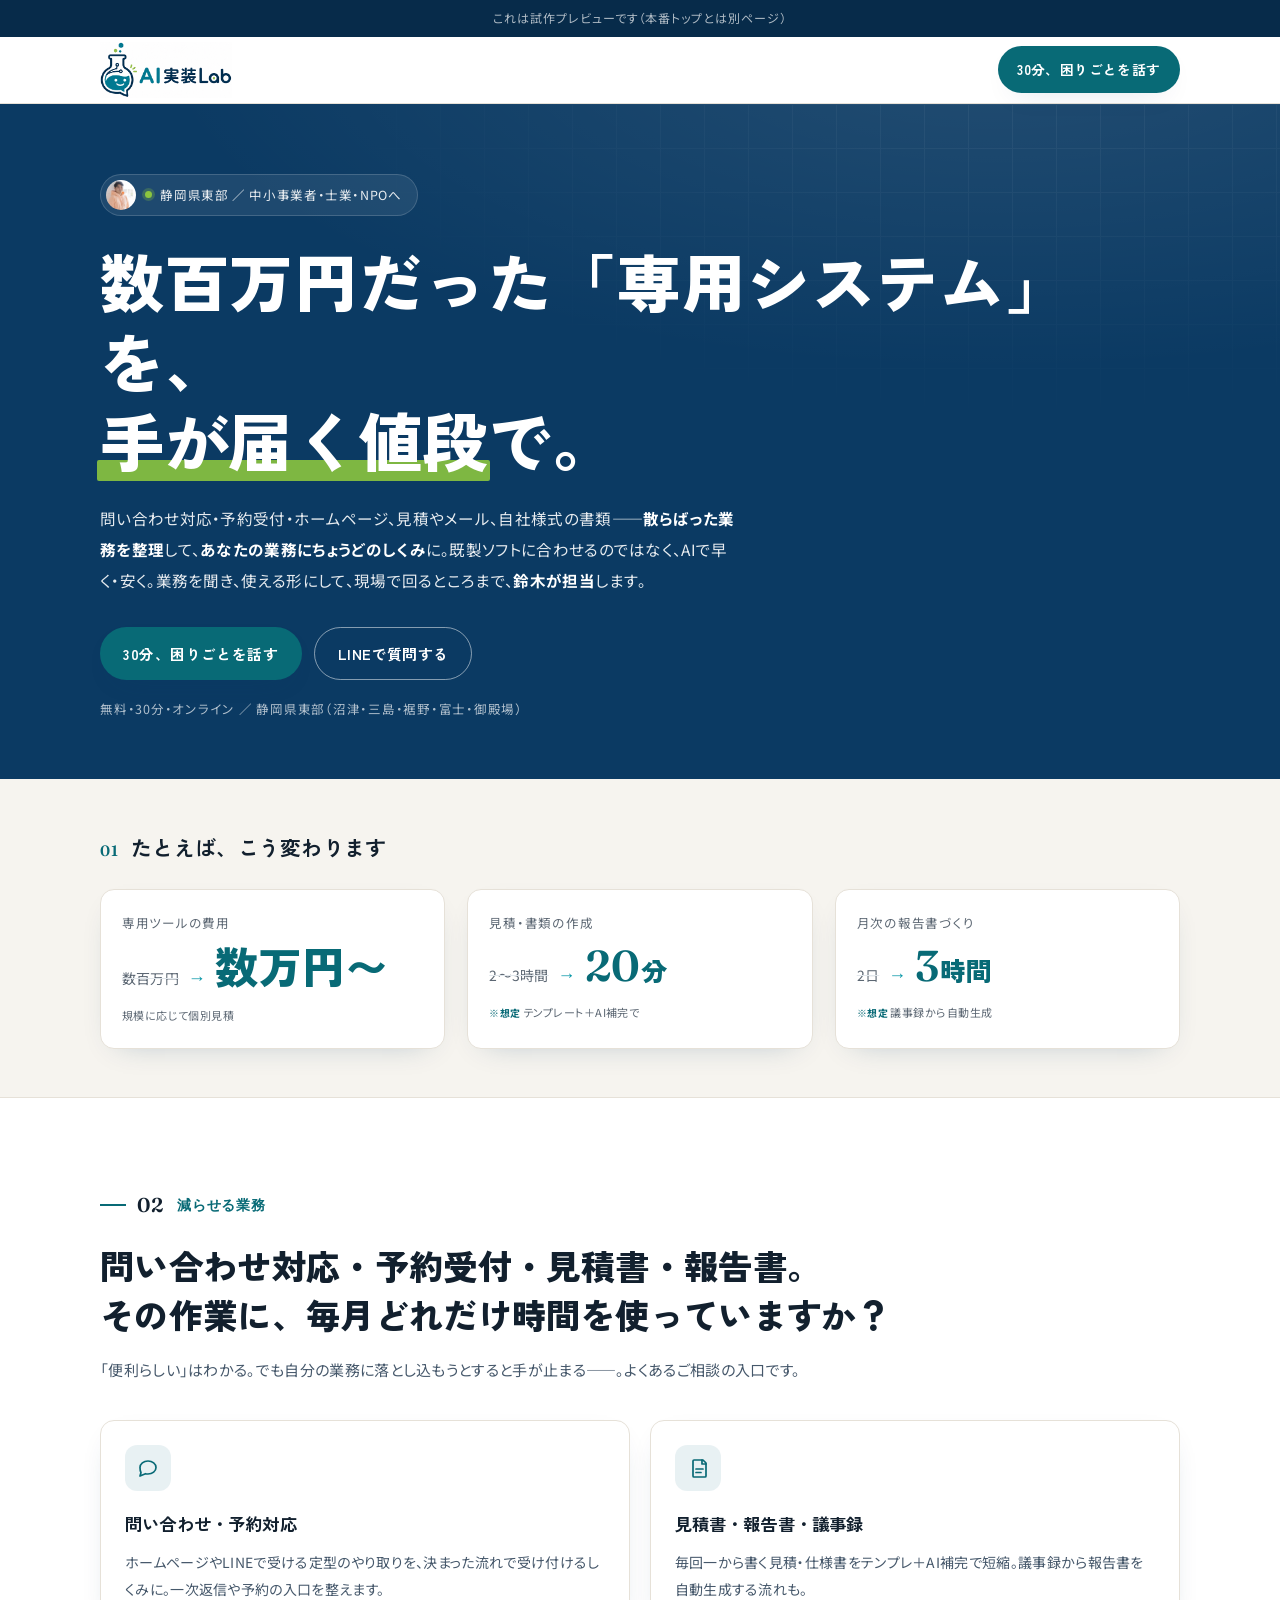
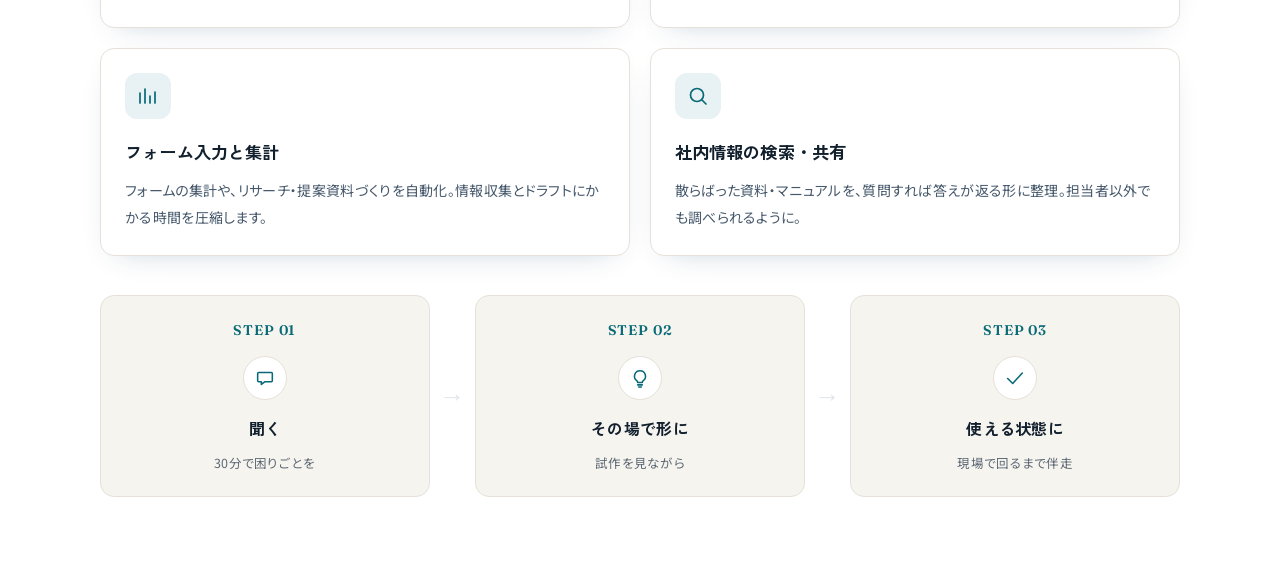
<file: preview-redesign.html>
<!DOCTYPE html>
<html lang="ja">
<head>
<meta charset="UTF-8">
<meta name="viewport" content="width=device-width, initial-scale=1.0">
<meta name="robots" content="noindex">
<title>【試作】AI実装Lab — 温かみ×洗練</title>
<link rel="icon" href="assets/logo-mark.png" type="image/png">
<link rel="preconnect" href="https://fonts.googleapis.com">
<link rel="preconnect" href="https://fonts.gstatic.com" crossorigin>
<link href="https://fonts.googleapis.com/css2?family=Noto+Sans+JP:wght@400;500;700&family=Zen+Kaku+Gothic+New:wght@500;700;900&family=Fraunces:opsz,wght@9..144,500;9..144,600&display=swap" rel="stylesheet">
<style>
:root{
  --sans:'Noto Sans JP','Hiragino Sans','Yu Gothic',sans-serif;
  --disp:'Zen Kaku Gothic New',var(--sans);
  --num:'Fraunces',Georgia,serif;
  --white:#ffffff; --paper:#f6f4ef;
  --deep:#0b3a63; --deep2:#072b4a;
  --teal:#086a76; --teal-bright:#0a98a8;
  --lime:#8bc53f;
  --ink:#12202e; --ink2:#46586b; --ink3:#5c6773;
  --line:#e6e1d8; --line-cool:#e1e7ec;
  --on-deep:#fff; --on-deep2:rgba(255,255,255,.90); --on-deep3:rgba(255,255,255,.68);
  --r:14px; --r-sm:10px; --r-pill:999px;
  --shadow:0 10px 30px -18px rgba(11,58,99,.30);
  --shadow-lift:0 18px 44px -20px rgba(11,58,99,.38);
  --wrap:1160px; --gutter:clamp(1.15rem,4vw,2.5rem);
}
*,*::before,*::after{box-sizing:border-box;margin:0;padding:0;}
body{font-family:var(--sans);background:var(--white);color:var(--ink);font-size:15.5px;line-height:2.0;letter-spacing:.02em;font-feature-settings:"palt" 1;-webkit-font-smoothing:antialiased;text-rendering:optimizeLegibility;}
img{max-width:100%;display:block;}
a{color:inherit;text-decoration:none;}
.wrap{width:100%;max-width:var(--wrap);margin-inline:auto;padding-inline:var(--gutter);}
.ribbon{background:var(--deep2);color:var(--on-deep3);text-align:center;font-size:12px;letter-spacing:.08em;padding:.4rem 1rem;}

/* header */
.hd{position:sticky;top:0;z-index:50;background:rgba(255,255,255,.9);-webkit-backdrop-filter:blur(8px);backdrop-filter:blur(8px);border-bottom:1px solid var(--line);}
.hd__in{display:flex;align-items:center;justify-content:space-between;min-height:66px;gap:1rem;}
.brand img{width:132px;height:auto;}
.btn{display:inline-flex;align-items:center;justify-content:center;gap:.5rem;font-family:var(--disp);font-weight:700;font-size:14.5px;letter-spacing:.03em;border-radius:var(--r-pill);padding:.7rem 1.4rem;min-height:46px;border:1.5px solid transparent;transition:transform .16s ease,box-shadow .16s ease,background .16s;white-space:nowrap;}
.btn--pri{background:var(--teal);color:#fff;box-shadow:var(--shadow);}
.btn--pri:hover{transform:translateY(-1px);box-shadow:var(--shadow-lift);}
.btn--ghost{background:transparent;border-color:rgba(255,255,255,.5);color:#fff;}
.btn--ghost:hover{background:rgba(255,255,255,.08);}
.hd .btn{font-size:13.5px;padding:.55rem 1.15rem;min-height:42px;}

/* hero */
.hero{position:relative;background:var(--deep);color:var(--on-deep2);overflow:hidden;}
.hero::before{content:"";position:absolute;inset:0;background:radial-gradient(120% 90% at 78% -10%,rgba(255,255,255,.10),transparent 55%);pointer-events:none;}
.hero::after{content:"";position:absolute;inset:0;opacity:.05;background-image:linear-gradient(var(--on-deep) 1px,transparent 1px),linear-gradient(90deg,var(--on-deep) 1px,transparent 1px);background-size:44px 44px;-webkit-mask-image:radial-gradient(80% 70% at 80% 0%,#000,transparent 70%);mask-image:radial-gradient(80% 70% at 80% 0%,#000,transparent 70%);pointer-events:none;}
.hero__in{position:relative;z-index:1;padding-block:clamp(2.6rem,6vw,4.4rem) clamp(2.4rem,5vw,3.6rem);}
.kicker{display:inline-flex;align-items:center;gap:.55rem;background:rgba(255,255,255,.08);border:1px solid rgba(255,255,255,.16);border-radius:var(--r-pill);padding:.3rem .95rem .3rem .3rem;font-size:12.5px;letter-spacing:.05em;color:var(--on-deep2);}
.kicker img{width:30px;height:30px;border-radius:50%;object-fit:cover;}
.kicker .dot{width:7px;height:7px;border-radius:50%;background:var(--lime);box-shadow:0 0 0 3px rgba(139,197,63,.25);}
h1.hero__h{font-family:var(--disp);font-weight:900;font-size:clamp(2.05rem,5.4vw,4rem);line-height:1.24;letter-spacing:.01em;color:#fff;margin-top:1.4rem;line-break:strict;}
.hero__h .nb{white-space:nowrap;}
.hero__h .u{position:relative;white-space:nowrap;}
.hero__h .u::after{content:"";position:absolute;left:-.04em;right:-.04em;bottom:.06em;height:.34em;background:var(--lime);opacity:.9;z-index:-1;border-radius:2px;}
.hero__sub{max-width:40rem;margin-top:1.5rem;font-size:15.5px;line-height:2.0;color:var(--on-deep2);}
.hero__sub b{color:#fff;font-weight:700;}
.hero__cta{display:flex;flex-wrap:wrap;gap:.8rem;margin-top:1.9rem;}
.hero__terms{margin-top:1rem;font-size:12.5px;letter-spacing:.06em;color:var(--on-deep3);}

/* stat strip */
.stats{background:var(--paper);border-bottom:1px solid var(--line);}
.stats__in{padding-block:clamp(2rem,4vw,3rem);}
.stats__head{display:flex;align-items:baseline;gap:.8rem;flex-wrap:wrap;margin-bottom:1.3rem;}
.stats__ey{font-family:var(--num);font-weight:600;font-size:15px;letter-spacing:.04em;color:var(--teal);}
.stats__ti{font-family:var(--disp);font-weight:700;font-size:clamp(1.05rem,2.4vw,1.3rem);color:var(--ink);}
.stat-grid{display:grid;grid-template-columns:repeat(3,1fr);gap:clamp(.8rem,2vw,1.4rem);}
.stat{background:#fff;border:1px solid var(--line);border-radius:var(--r);padding:1.25rem 1.3rem 1.35rem;box-shadow:var(--shadow);}
.stat__lb{font-size:12.5px;letter-spacing:.06em;color:var(--ink3);}
.stat__row{display:flex;align-items:baseline;gap:.55rem;margin-top:.55rem;flex-wrap:wrap;}
.stat__before{font-size:14px;color:var(--ink3);text-decoration:line-through;text-decoration-color:var(--line-cool);}
.stat__arrow{font-family:var(--num);color:var(--teal-bright);font-size:18px;}
.stat__after{font-family:var(--num);font-weight:600;font-size:clamp(2rem,4.4vw,2.7rem);line-height:1;color:var(--teal);letter-spacing:.01em;}
.stat__after .jp{font-family:var(--disp);font-weight:900;}
.stat__note{margin-top:.5rem;font-size:11px;letter-spacing:.04em;color:var(--ink3);}
.assume{color:var(--teal);font-weight:700;font-size:.9em;}

/* section */
.sec{padding-block:clamp(3.4rem,7vw,5.4rem);background:#fff;}
.eyebrow{display:inline-flex;align-items:center;gap:.7rem;font-family:var(--num);font-weight:600;font-size:14px;letter-spacing:.05em;color:var(--teal);margin-bottom:1rem;}
.eyebrow::before{content:"";width:26px;height:2px;background:var(--teal);display:inline-block;}
.eyebrow .idx{font-size:20px;color:var(--ink);margin-right:.15rem;}
.sec__ti{font-family:var(--disp);font-weight:900;font-size:clamp(1.5rem,3.4vw,2.15rem);line-height:1.42;letter-spacing:.01em;}
.sec__lead{margin-top:1rem;max-width:46rem;color:var(--ink2);font-size:15px;}
.cards{display:grid;grid-template-columns:repeat(2,1fr);gap:clamp(.9rem,2vw,1.2rem);margin-top:2.2rem;}
.card{background:#fff;border:1px solid var(--line);border-radius:var(--r);padding:1.5rem 1.5rem 1.55rem;box-shadow:var(--shadow);transition:transform .18s ease,box-shadow .18s ease,border-color .18s;}
.card:hover{transform:translateY(-3px);box-shadow:var(--shadow-lift);border-color:var(--line-cool);}
.ic{width:46px;height:46px;border-radius:12px;background:rgba(8,106,118,.09);display:flex;align-items:center;justify-content:center;margin-bottom:1rem;}
.ic svg{width:24px;height:24px;stroke:var(--teal);fill:none;stroke-width:1.7;stroke-linecap:round;stroke-linejoin:round;}
.card h3{font-family:var(--disp);font-weight:700;font-size:1.08rem;letter-spacing:.01em;}
.card p{margin-top:.5rem;font-size:14px;color:var(--ink2);line-height:1.9;}
.flow{display:grid;grid-template-columns:1fr auto 1fr auto 1fr;align-items:stretch;gap:.6rem;margin-top:2.4rem;}
.step{background:var(--paper);border:1px solid var(--line);border-radius:var(--r);padding:1.3rem 1.2rem;text-align:center;}
.step__no{font-family:var(--num);font-weight:600;font-size:14px;color:var(--teal);letter-spacing:.06em;}
.step__ic{width:44px;height:44px;border-radius:50%;background:#fff;border:1px solid var(--line);display:flex;align-items:center;justify-content:center;margin:.7rem auto .8rem;}
.step__ic svg{width:22px;height:22px;stroke:var(--teal);fill:none;stroke-width:1.7;stroke-linecap:round;stroke-linejoin:round;}
.step__lb{font-family:var(--disp);font-weight:700;font-size:1rem;}
.step__sub{margin-top:.35rem;font-size:12.5px;color:var(--ink3);}
.arrow{display:flex;align-items:center;justify-content:center;color:var(--line-cool);font-family:var(--num);font-size:26px;}
@media(max-width:760px){
  .stat-grid{grid-template-columns:1fr;}
  .cards{grid-template-columns:1fr;}
  .flow{grid-template-columns:1fr;}
  .arrow{transform:rotate(90deg);padding:.2rem 0;}
}
</style>
</head>
<body>

<div class="ribbon">これは試作プレビューです（本番トップとは別ページ）</div>

<header class="hd"><div class="wrap hd__in">
  <a class="brand" href="index.html"><img src="assets/logo.png" alt="AI実装Lab"></a>
  <a class="btn btn--pri">30分、困りごとを話す</a>
</div></header>

<section class="hero"><div class="wrap hero__in">
  <span class="kicker"><img src="assets/profile.jpg" alt=""><span class="dot"></span>静岡県東部 ／ 中小事業者・士業・NPOへ</span>
  <h1 class="hero__h">数百万円だった<span class="nb">「専用システム」</span>を、<br><span class="u">手が届く値段</span>で。</h1>
  <p class="hero__sub">問い合わせ対応・予約受付・ホームページ、見積やメール、自社様式の書類——<b>散らばった業務を整理</b>して、<b>あなたの業務にちょうどのしくみ</b>に。既製ソフトに合わせるのではなく、AIで早く・安く。業務を聞き、使える形にして、現場で回るところまで、<b>鈴木が担当</b>します。</p>
  <div class="hero__cta">
    <a class="btn btn--pri">30分、困りごとを話す</a>
    <a class="btn btn--ghost">LINEで質問する</a>
  </div>
  <p class="hero__terms">無料・30分・オンライン ／ 静岡県東部（沼津・三島・裾野・富士・御殿場）</p>
</div></section>

<section class="stats"><div class="wrap stats__in">
  <div class="stats__head">
    <span class="stats__ey">01</span>
    <span class="stats__ti">たとえば、こう変わります</span>
  </div>
  <div class="stat-grid">
    <div class="stat">
      <div class="stat__lb">専用ツールの費用</div>
      <div class="stat__row"><span class="stat__before">数百万円</span><span class="stat__arrow">→</span><span class="stat__after"><span class="jp">数万円〜</span></span></div>
      <div class="stat__note">規模に応じて個別見積</div>
    </div>
    <div class="stat">
      <div class="stat__lb">見積・書類の作成</div>
      <div class="stat__row"><span class="stat__before">2〜3時間</span><span class="stat__arrow">→</span><span class="stat__after">20<span class="jp" style="font-size:.6em">分</span></span></div>
      <div class="stat__note"><span class="assume">※想定</span> テンプレート＋AI補完で</div>
    </div>
    <div class="stat">
      <div class="stat__lb">月次の報告書づくり</div>
      <div class="stat__row"><span class="stat__before">2日</span><span class="stat__arrow">→</span><span class="stat__after">3<span class="jp" style="font-size:.6em">時間</span></span></div>
      <div class="stat__note"><span class="assume">※想定</span> 議事録から自動生成</div>
    </div>
  </div>
</div></section>

<section class="sec"><div class="wrap">
  <p class="eyebrow"><span class="idx">02</span> 減らせる業務</p>
  <h2 class="sec__ti">問い合わせ対応・予約受付・見積書・報告書。<br>その作業に、毎月どれだけ時間を使っていますか？</h2>
  <p class="sec__lead">「便利らしい」はわかる。でも自分の業務に落とし込もうとすると手が止まる——。よくあるご相談の入口です。</p>

  <div class="cards">
    <div class="card">
      <div class="ic"><svg viewBox="0 0 24 24"><path d="M20 11.5c0 3.6-3.6 6.5-8 6.5-.9 0-1.7-.1-2.5-.3L4 20l1-3.4C4.4 15.4 4 13.5 4 11.5 4 7.9 7.6 5 12 5s8 2.9 8 6.5Z"/></svg></div>
      <h3>問い合わせ・予約対応</h3>
      <p>ホームページやLINEで受ける定型のやり取りを、決まった流れで受け付けるしくみに。一次返信や予約の入口を整えます。</p>
    </div>
    <div class="card">
      <div class="ic"><svg viewBox="0 0 24 24"><path d="M8 4h9l3 3v13a1 1 0 0 1-1 1H8a1 1 0 0 1-1-1V5a1 1 0 0 1 1-1Z"/><path d="M16 4v4h4M10 13h7M10 16.5h5"/></svg></div>
      <h3>見積書・報告書・議事録</h3>
      <p>毎回一から書く見積・仕様書をテンプレ＋AI補完で短縮。議事録から報告書を自動生成する流れも。</p>
    </div>
    <div class="card">
      <div class="ic"><svg viewBox="0 0 24 24"><path d="M4 19V9m5 10V5m5 14v-7m5 7V8"/></svg></div>
      <h3>フォーム入力と集計</h3>
      <p>フォームの集計や、リサーチ・提案資料づくりを自動化。情報収集とドラフトにかかる時間を圧縮します。</p>
    </div>
    <div class="card">
      <div class="ic"><svg viewBox="0 0 24 24"><circle cx="11" cy="11" r="6.5"/><path d="M20 20l-4-4"/></svg></div>
      <h3>社内情報の検索・共有</h3>
      <p>散らばった資料・マニュアルを、質問すれば答えが返る形に整理。担当者以外でも調べられるように。</p>
    </div>
  </div>

  <div class="flow">
    <div class="step"><div class="step__no">STEP 01</div><div class="step__ic"><svg viewBox="0 0 24 24"><path d="M5 6h14a1 1 0 0 1 1 1v8a1 1 0 0 1-1 1h-7l-4 3v-3H5a1 1 0 0 1-1-1V7a1 1 0 0 1 1-1Z"/></svg></div><div class="step__lb">聞く</div><div class="step__sub">30分で困りごとを</div></div>
    <div class="arrow">→</div>
    <div class="step"><div class="step__no">STEP 02</div><div class="step__ic"><svg viewBox="0 0 24 24"><path d="M12 4a6 6 0 0 1 3.6 10.8c-.6.45-1 1-1 1.7v.5h-5.2v-.5c0-.7-.4-1.25-1-1.7A6 6 0 0 1 12 4Z"/><path d="M9.5 19.5h5M10.5 21.8h3"/></svg></div><div class="step__lb">その場で形に</div><div class="step__sub">試作を見ながら</div></div>
    <div class="arrow">→</div>
    <div class="step"><div class="step__no">STEP 03</div><div class="step__ic"><svg viewBox="0 0 24 24"><path d="M4 12.5 9.5 18 20 6.5"/></svg></div><div class="step__lb">使える状態に</div><div class="step__sub">現場で回るまで伴走</div></div>
  </div>
</div></section>

</body>
</html>
</file>
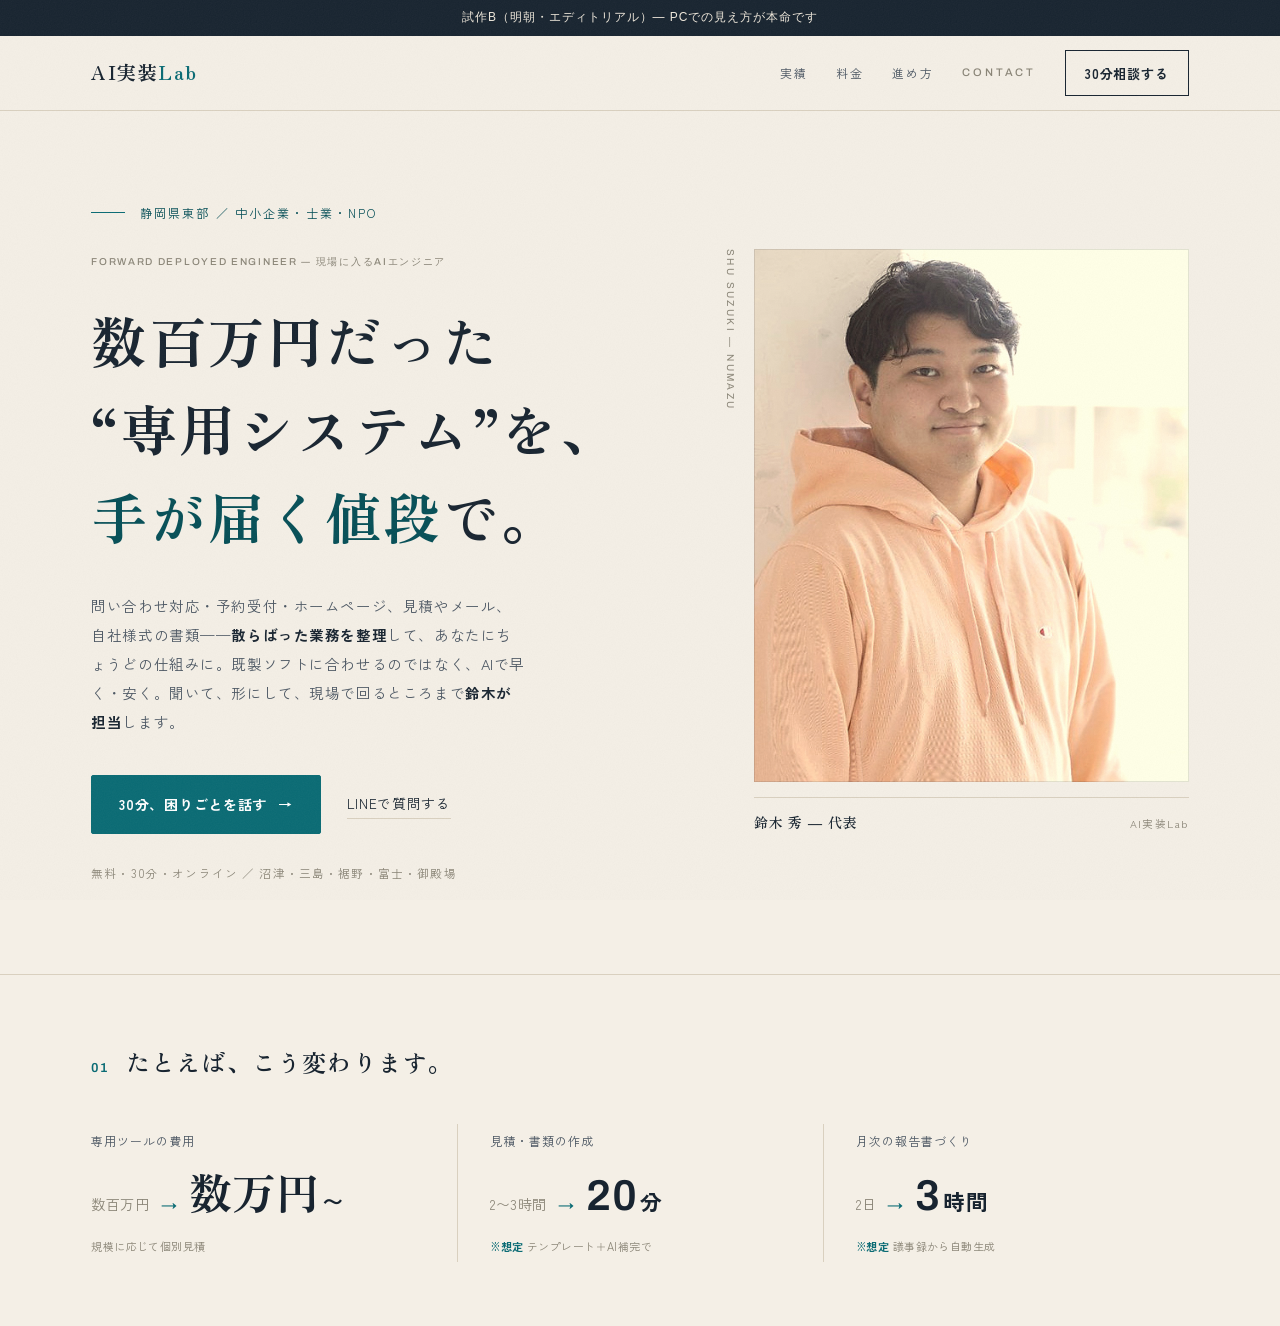
<file: preview-redesign2.html>
<!DOCTYPE html>
<html lang="ja">
<head>
<meta charset="UTF-8">
<meta name="viewport" content="width=device-width, initial-scale=1.0">
<meta name="robots" content="noindex">
<title>AI実装Lab — 温かみ×洗練 v2（明朝・エディトリアル）</title>
<link rel="preconnect" href="https://fonts.googleapis.com">
<link rel="preconnect" href="https://fonts.gstatic.com" crossorigin>
<link href="https://fonts.googleapis.com/css2?family=Zen+Old+Mincho:wght@400;600;700;900&family=Zen+Kaku+Gothic+New:wght@400;500;700&family=Archivo:wght@400;500;600&display=swap" rel="stylesheet">
<style>
:root{
  --mincho:'Zen Old Mincho','Yu Mincho',serif;
  --gothic:'Zen Kaku Gothic New','Yu Gothic','Hiragino Sans',sans-serif;
  --grotesk:'Archivo','Helvetica Neue',sans-serif;
  --paper:#f4efe6;          /* 温かいオフホワイト */
  --paper2:#efe8db;
  --ink:#182430;            /* 濃紺寄りのインク（純黒を避ける） */
  --ink-soft:#4c5763;
  --ink-mute:#8a8577;
  --accent:#0a6b74;         /* アクセントは teal 1色のみ */
  --accent-deep:#064f57;
  --line:#d9d0bf;           /* 温かいヘアライン */
  --line-soft:#e5ddce;
  --white:#fbf9f4;
  --wrap:1200px;
  --gutter:clamp(1.3rem,4vw,3.2rem);
}
*,*::before,*::after{box-sizing:border-box;margin:0;padding:0;}
html{-webkit-text-size-adjust:100%;}
body{
  font-family:var(--gothic);background:var(--paper);color:var(--ink);
  font-size:15px;line-height:1.95;letter-spacing:.04em;overflow-x:hidden;
  font-feature-settings:"pkna" 1;-webkit-font-smoothing:antialiased;text-rendering:optimizeLegibility;
}
/* 全面の微粒子グレイン */
body::before{
  content:"";position:fixed;inset:0;z-index:9;pointer-events:none;opacity:.05;
  background-image:url("data:image/svg+xml,%3Csvg xmlns='http://www.w3.org/2000/svg' width='140' height='140'%3E%3Cfilter id='n'%3E%3CfeTurbulence type='fractalNoise' baseFrequency='0.85' numOctaves='2' stitchTiles='stitch'/%3E%3CfeColorMatrix type='saturate' values='0'/%3E%3C/filter%3E%3Crect width='100%25' height='100%25' filter='url(%23n)'/%3E%3C/svg%3E");
}
img{max-width:100%;display:block;}
a{color:inherit;text-decoration:none;}
.wrap{width:100%;max-width:var(--wrap);margin-inline:auto;padding-inline:var(--gutter);}
.en{font-family:var(--grotesk);font-weight:500;letter-spacing:.26em;text-transform:uppercase;}
.num{font-family:var(--grotesk);font-feature-settings:"tnum" 1;letter-spacing:.01em;}

/* header */
.hd{border-bottom:1px solid var(--line);}
.hd__in{display:flex;align-items:center;justify-content:space-between;min-height:74px;gap:1rem;}
.hd__logo{font-family:var(--mincho);font-weight:700;font-size:1.2rem;letter-spacing:.08em;color:var(--ink);}
.hd__logo .mk{color:var(--accent);}
.hd__nav{display:flex;align-items:center;gap:1.8rem;font-size:12px;letter-spacing:.14em;color:var(--ink-soft);}
.hd__nav .en{font-size:11px;color:var(--ink-mute);}
.hd__cta{font-family:var(--gothic);font-weight:700;font-size:13px;letter-spacing:.06em;color:var(--ink);border:1px solid var(--ink);padding:.6rem 1.2rem;transition:background .18s,color .18s;}
.hd__cta:hover{background:var(--ink);color:var(--paper);}

/* hero */
.hero{position:relative;}
.hero__in{display:grid;grid-template-columns:repeat(12,minmax(0,1fr));gap:clamp(1.5rem,3vw,3rem);align-items:center;padding-block:clamp(3.2rem,7vw,6rem);}
.hero__text{grid-column:1 / 8;min-width:0;}
.hero__media{grid-column:8 / 13;position:relative;min-width:0;}

.eyebrow{display:flex;align-items:center;gap:.9rem;margin-bottom:1.8rem;}
.eyebrow .rule{width:34px;height:1px;background:var(--accent);}
.eyebrow .lb{font-size:12px;letter-spacing:.18em;color:var(--accent-deep);}
.kick-en{display:block;font-size:10px;letter-spacing:.17em;color:var(--ink-mute);margin-bottom:1.6rem;line-height:1.7;overflow-wrap:anywhere;}

h1.hero__h{
  font-family:var(--mincho);font-weight:700;color:var(--ink);
  font-size:clamp(2.1rem,4.7vw,3.5rem);line-height:1.58;letter-spacing:.045em;
  font-feature-settings:"palt" 1;word-break:keep-all;line-break:strict;
}
.hero__h .em{color:var(--accent-deep);}
.hero__lead{
  max-width:30em;margin-top:1.9rem;font-size:14.5px;line-height:2.0;
  color:var(--ink-soft);letter-spacing:.04em;
}
.hero__lead b{color:var(--ink);font-weight:700;}
.hero__cta{display:flex;align-items:center;gap:1.6rem;margin-top:2.4rem;flex-wrap:wrap;}
.btn{
  display:inline-flex;align-items:center;gap:.7rem;font-family:var(--gothic);font-weight:700;
  font-size:14px;letter-spacing:.05em;background:var(--accent);color:#fff;
  padding:.95rem 1.7rem;border:1px solid var(--accent);border-radius:2px;
  transition:background .18s,transform .18s;
}
.btn .ar{transition:transform .2s ease;}
.btn:hover{background:var(--accent-deep);}
.btn:hover .ar{transform:translateX(4px);}
.link{font-size:13.5px;letter-spacing:.05em;color:var(--ink);border-bottom:1px solid var(--line);padding-bottom:2px;transition:border-color .18s,color .18s;}
.link:hover{color:var(--accent);border-color:var(--accent);}
.hero__terms{margin-top:1.7rem;font-size:11.5px;letter-spacing:.1em;color:var(--ink-mute);}

/* portrait */
.portrait{position:relative;}
.portrait img{width:100%;filter:contrast(1.02);}
.portrait::after{content:"";position:absolute;inset:0;box-shadow:inset 0 0 0 1px rgba(24,36,48,.12);}
.vlabel{
  position:absolute;left:-2.1rem;top:0;writing-mode:vertical-rl;
  font-family:var(--grotesk);font-size:10px;letter-spacing:.24em;text-transform:uppercase;
  color:var(--ink-mute);
}
.cap{display:flex;justify-content:space-between;align-items:baseline;margin-top:.9rem;padding-top:.7rem;border-top:1px solid var(--line);}
.cap__name{font-family:var(--mincho);font-weight:600;font-size:14px;letter-spacing:.06em;color:var(--ink);}
.cap__meta{font-size:10.5px;letter-spacing:.14em;color:var(--ink-mute);}

/* figures (before -> after) — カードでなく罫線区切りの図版 */
.figs{border-top:1px solid var(--line);background:var(--paper);}
.figs__in{padding-block:clamp(2.8rem,5vw,4.4rem);}
.figs__head{display:flex;align-items:baseline;gap:1rem;margin-bottom:2.4rem;}
.figs__no{font-family:var(--grotesk);font-weight:600;font-size:13px;letter-spacing:.1em;color:var(--accent);}
.figs__ti{font-family:var(--mincho);font-weight:600;font-size:clamp(1.15rem,2.4vw,1.5rem);letter-spacing:.05em;color:var(--ink);}
.figrid{display:grid;grid-template-columns:repeat(3,minmax(0,1fr));}
.fig{padding:.3rem 2rem;}
.fig + .fig{border-left:1px solid var(--line);}
.fig:first-child{padding-left:0;}
.fig__lb{font-size:12px;letter-spacing:.08em;color:var(--ink-soft);margin-bottom:1.1rem;}
.fig__val{display:flex;align-items:baseline;gap:.7rem;}
.fig__from{font-size:14px;color:var(--ink-mute);}
.fig__ar{font-family:var(--grotesk);color:var(--accent);font-size:16px;}
.fig__to{font-family:var(--mincho);font-weight:700;color:var(--ink);line-height:1;letter-spacing:.02em;
  font-size:clamp(2rem,4vw,2.7rem);}
.fig__to .n{font-family:var(--grotesk);font-weight:600;font-feature-settings:"tnum" 1;}
.fig__to .u{font-size:.5em;font-family:var(--gothic);font-weight:700;margin-left:.1em;}
.fig__note{margin-top:1rem;font-size:11px;letter-spacing:.04em;color:var(--ink-mute);}
.assume{color:var(--accent);font-weight:700;}

@media(max-width:820px){
  .hero__in{grid-template-columns:minmax(0,1fr);gap:2.4rem;}
  .hero__text{grid-column:auto;max-width:calc(100vw - 2.8rem);}
  .hero__media{grid-column:auto;max-width:340px;}
  .hero__cta{flex-direction:column;align-items:flex-start;gap:1.1rem;}
  .hero__lead,.kick-en,.hero__terms{max-width:100%;}
  .hd__nav{display:none;}
  .vlabel{display:none;}
  .figrid{grid-template-columns:minmax(0,1fr);}
  .fig{padding:1.4rem 0;}
  .fig + .fig{border-left:0;border-top:1px solid var(--line);}
  .fig:first-child{padding-top:0;}
}
</style>
</head>
<body>
<div style="background:#182430;color:#efe8db;text-align:center;font-size:12px;letter-spacing:.08em;padding:.4rem 1rem;font-family:sans-serif">試作B（明朝・エディトリアル）― PCでの見え方が本命です</div>

<header class="hd"><div class="wrap hd__in">
  <a class="hd__logo">AI実装<span class="mk">Lab</span></a>
  <nav class="hd__nav">
    <span>実績</span><span>料金</span><span>進め方</span><span class="en">Contact</span>
    <a class="hd__cta">30分相談する</a>
  </nav>
</div></header>

<section class="hero"><div class="wrap hero__in">
  <div class="hero__text">
    <div class="eyebrow"><span class="rule"></span><span class="lb">静岡県東部 ／ 中小企業・士業・NPO</span></div>
    <span class="kick-en en">Forward Deployed Engineer ― 現場に入るAIエンジニア</span>
    <h1 class="hero__h">数百万円だった<br>“専用システム”を、<br><span class="em">手が届く値段</span>で。</h1>
    <p class="hero__lead">問い合わせ対応・予約受付・ホームページ、見積やメール、自社様式の書類——<b>散らばった業務を整理</b>して、あなたにちょうどの仕組みに。既製ソフトに合わせるのではなく、AIで早く・安く。聞いて、形にして、現場で回るところまで<b>鈴木が担当</b>します。</p>
    <div class="hero__cta">
      <a class="btn">30分、困りごとを話す <span class="ar">→</span></a>
      <a class="link">LINEで質問する</a>
    </div>
    <p class="hero__terms">無料・30分・オンライン ／ 沼津・三島・裾野・富士・御殿場</p>
  </div>
  <div class="hero__media">
    <div class="portrait">
      <span class="vlabel">Shu Suzuki — Numazu</span>
      <img src="assets/hero_portrait.jpg" alt="AI実装Lab 代表 鈴木 秀">
    </div>
    <div class="cap"><span class="cap__name">鈴木 秀 ― 代表</span><span class="cap__meta">AI実装Lab</span></div>
  </div>
</div></section>

<section class="figs"><div class="wrap figs__in">
  <div class="figs__head"><span class="figs__no num">01</span><span class="figs__ti">たとえば、こう変わります。</span></div>
  <div class="figrid">
    <div class="fig">
      <div class="fig__lb">専用ツールの費用</div>
      <div class="fig__val"><span class="fig__from">数百万円</span><span class="fig__ar">→</span><span class="fig__to">数万円<span class="u">〜</span></span></div>
      <div class="fig__note">規模に応じて個別見積</div>
    </div>
    <div class="fig">
      <div class="fig__lb">見積・書類の作成</div>
      <div class="fig__val"><span class="fig__from">2〜3時間</span><span class="fig__ar">→</span><span class="fig__to"><span class="n">20</span><span class="u">分</span></span></div>
      <div class="fig__note"><span class="assume">※想定</span> テンプレート＋AI補完で</div>
    </div>
    <div class="fig">
      <div class="fig__lb">月次の報告書づくり</div>
      <div class="fig__val"><span class="fig__from">2日</span><span class="fig__ar">→</span><span class="fig__to"><span class="n">3</span><span class="u">時間</span></span></div>
      <div class="fig__note"><span class="assume">※想定</span> 議事録から自動生成</div>
    </div>
  </div>
</div></section>

</body>
</html>
</file>
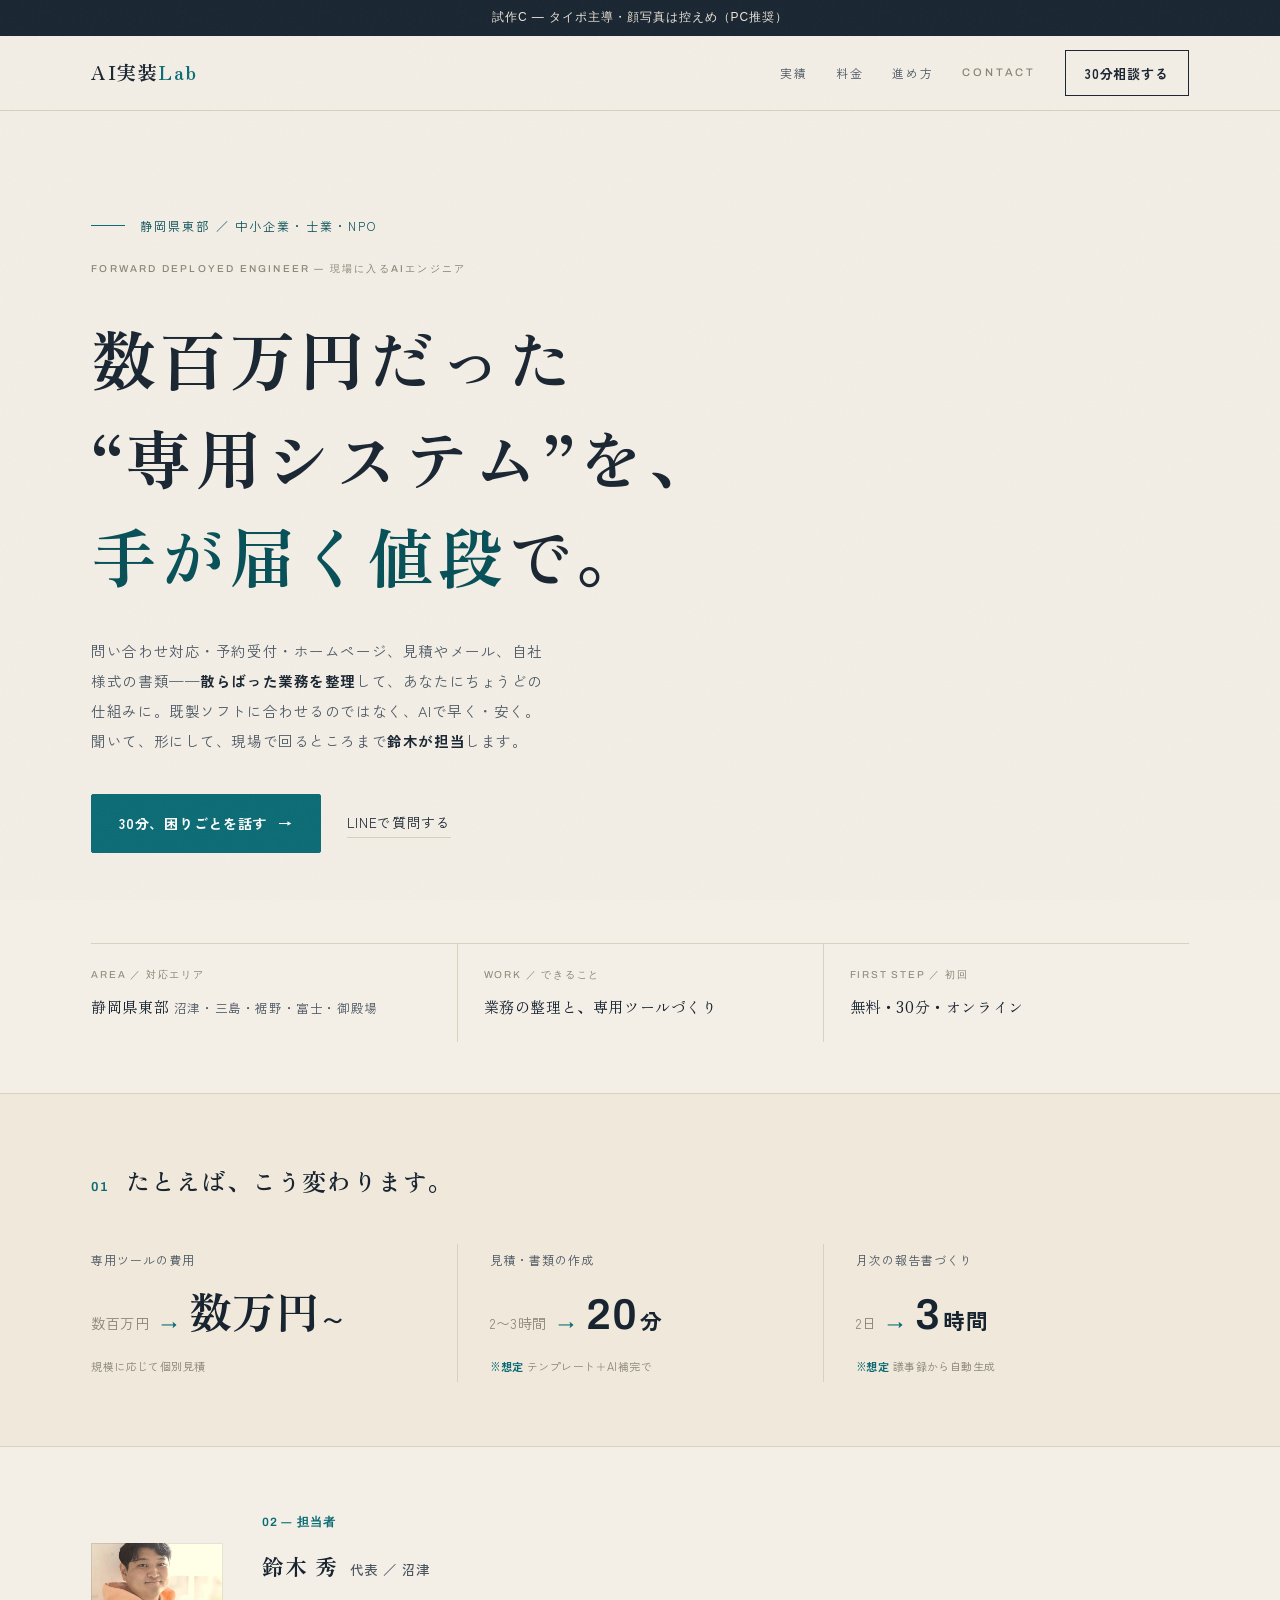
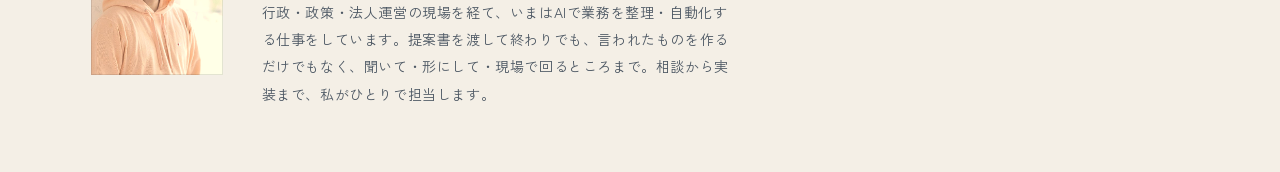
<file: preview-redesign3.html>
<!DOCTYPE html>
<html lang="ja">
<head>
<meta charset="UTF-8">
<meta name="viewport" content="width=device-width, initial-scale=1.0">
<meta name="robots" content="noindex">
<title>AI実装Lab — 温かみ×洗練 v3（タイプ主導・顔は控えめ）</title>
<link rel="preconnect" href="https://fonts.googleapis.com">
<link rel="preconnect" href="https://fonts.gstatic.com" crossorigin>
<link href="https://fonts.googleapis.com/css2?family=Zen+Old+Mincho:wght@400;600;700;900&family=Zen+Kaku+Gothic+New:wght@400;500;700&family=Archivo:wght@400;500;600&display=swap" rel="stylesheet">
<style>
:root{
  --mincho:'Zen Old Mincho','Yu Mincho',serif;
  --gothic:'Zen Kaku Gothic New','Yu Gothic','Hiragino Sans',sans-serif;
  --grotesk:'Archivo','Helvetica Neue',sans-serif;
  --paper:#f4efe6; --paper2:#efe8db;
  --ink:#182430; --ink-soft:#4c5763; --ink-mute:#8a8577;
  --accent:#0a6b74; --accent-deep:#064f57;
  --line:#d9d0bf; --line-soft:#e5ddce; --white:#fbf9f4;
  --wrap:1200px; --gutter:clamp(1.3rem,4vw,3.2rem);
}
*,*::before,*::after{box-sizing:border-box;margin:0;padding:0;}
html{-webkit-text-size-adjust:100%;}
body{font-family:var(--gothic);background:var(--paper);color:var(--ink);font-size:15px;line-height:1.95;letter-spacing:.04em;overflow-x:hidden;font-feature-settings:"pkna" 1;-webkit-font-smoothing:antialiased;text-rendering:optimizeLegibility;}
body::before{content:"";position:fixed;inset:0;z-index:9;pointer-events:none;opacity:.05;background-image:url("data:image/svg+xml,%3Csvg xmlns='http://www.w3.org/2000/svg' width='140' height='140'%3E%3Cfilter id='n'%3E%3CfeTurbulence type='fractalNoise' baseFrequency='0.85' numOctaves='2' stitchTiles='stitch'/%3E%3CfeColorMatrix type='saturate' values='0'/%3E%3C/filter%3E%3Crect width='100%25' height='100%25' filter='url(%23n)'/%3E%3C/svg%3E");}
img{max-width:100%;display:block;}
a{color:inherit;text-decoration:none;}
.wrap{width:100%;max-width:var(--wrap);margin-inline:auto;padding-inline:var(--gutter);}
.en{font-family:var(--grotesk);font-weight:500;letter-spacing:.26em;text-transform:uppercase;}
.num{font-family:var(--grotesk);font-feature-settings:"tnum" 1;letter-spacing:.01em;}

/* header */
.hd{border-bottom:1px solid var(--line);}
.hd__in{display:flex;align-items:center;justify-content:space-between;min-height:74px;gap:1rem;}
.hd__logo{font-family:var(--mincho);font-weight:700;font-size:1.2rem;letter-spacing:.08em;}
.hd__logo .mk{color:var(--accent);}
.hd__nav{display:flex;align-items:center;gap:1.8rem;font-size:12px;letter-spacing:.14em;color:var(--ink-soft);}
.hd__nav .en{font-size:11px;color:var(--ink-mute);}
.hd__cta{font-family:var(--gothic);font-weight:700;font-size:13px;letter-spacing:.06em;color:var(--ink);border:1px solid var(--ink);padding:.6rem 1.2rem;transition:background .18s,color .18s;}
.hd__cta:hover{background:var(--ink);color:var(--paper);}

/* hero — type led */
.hero{position:relative;}
.hero__in{display:grid;grid-template-columns:repeat(12,minmax(0,1fr));gap:clamp(1.5rem,3vw,3rem);padding-block:clamp(3.6rem,8vw,7rem) clamp(2.4rem,4vw,3.4rem);}
.hero__text{grid-column:1 / 11;min-width:0;}
.eyebrow{display:flex;align-items:center;gap:.9rem;margin-bottom:1.4rem;}
.eyebrow .rule{width:34px;height:1px;background:var(--accent);}
.eyebrow .lb{font-size:12px;letter-spacing:.18em;color:var(--accent-deep);}
.kick-en{display:block;font-size:10px;letter-spacing:.22em;color:var(--ink-mute);margin-bottom:1.9rem;overflow-wrap:anywhere;}
h1.hero__h{font-family:var(--mincho);font-weight:700;color:var(--ink);font-size:clamp(2.3rem,5.4vw,4.1rem);line-height:1.5;letter-spacing:.05em;font-feature-settings:"palt" 1;word-break:keep-all;line-break:strict;}
.hero__h .em{color:var(--accent-deep);}
.hero__lead{max-width:32em;margin-top:2rem;font-size:14.5px;line-height:2.05;color:var(--ink-soft);letter-spacing:.04em;}
.hero__lead b{color:var(--ink);font-weight:700;}
.hero__cta{display:flex;align-items:center;gap:1.6rem;margin-top:2.4rem;flex-wrap:wrap;}
.btn{display:inline-flex;align-items:center;gap:.7rem;font-family:var(--gothic);font-weight:700;font-size:14px;letter-spacing:.05em;background:var(--accent);color:#fff;padding:.95rem 1.7rem;border:1px solid var(--accent);border-radius:2px;transition:background .18s;}
.btn .ar{transition:transform .2s ease;}
.btn:hover{background:var(--accent-deep);} .btn:hover .ar{transform:translateX(4px);}
.link{font-size:13.5px;letter-spacing:.05em;border-bottom:1px solid var(--line);padding-bottom:2px;transition:border-color .18s,color .18s;}
.link:hover{color:var(--accent);border-color:var(--accent);}

/* hero meta row（顔写真の代わりに、静かな情報の帯） */
.meta{display:grid;grid-template-columns:repeat(3,minmax(0,1fr));border-top:1px solid var(--line);margin-top:clamp(2.4rem,4vw,3.4rem);}
.meta__c{padding:1.3rem 1.6rem;}
.meta__c + .meta__c{border-left:1px solid var(--line);}
.meta__c:first-child{padding-left:0;}
.meta__lb{font-family:var(--grotesk);font-size:10px;letter-spacing:.18em;text-transform:uppercase;color:var(--ink-mute);margin-bottom:.5rem;}
.meta__v{font-family:var(--mincho);font-size:15px;letter-spacing:.04em;color:var(--ink);}
.meta__v small{font-family:var(--gothic);font-size:12.5px;color:var(--ink-soft);}

/* figures */
.figs{border-top:1px solid var(--line);background:var(--paper2);}
.figs__in{padding-block:clamp(2.8rem,5vw,4.4rem);}
.figs__head{display:flex;align-items:baseline;gap:1rem;margin-bottom:2.4rem;}
.figs__no{font-family:var(--grotesk);font-weight:600;font-size:13px;letter-spacing:.1em;color:var(--accent);}
.figs__ti{font-family:var(--mincho);font-weight:600;font-size:clamp(1.15rem,2.4vw,1.5rem);letter-spacing:.05em;}
.figrid{display:grid;grid-template-columns:repeat(3,minmax(0,1fr));}
.fig{padding:.3rem 2rem;} .fig + .fig{border-left:1px solid var(--line);} .fig:first-child{padding-left:0;}
.fig__lb{font-size:12px;letter-spacing:.08em;color:var(--ink-soft);margin-bottom:1.1rem;}
.fig__val{display:flex;align-items:baseline;gap:.7rem;}
.fig__from{font-size:14px;color:var(--ink-mute);}
.fig__ar{font-family:var(--grotesk);color:var(--accent);font-size:16px;}
.fig__to{font-family:var(--mincho);font-weight:700;color:var(--ink);line-height:1;letter-spacing:.02em;font-size:clamp(2rem,4vw,2.7rem);}
.fig__to .n{font-family:var(--grotesk);font-weight:600;font-feature-settings:"tnum" 1;}
.fig__to .u{font-size:.5em;font-family:var(--gothic);font-weight:700;margin-left:.1em;}
.fig__note{margin-top:1rem;font-size:11px;letter-spacing:.04em;color:var(--ink-mute);}
.assume{color:var(--accent);font-weight:700;}

/* 代表（顔写真は小さく、副次的に） */
.rep{border-top:1px solid var(--line);}
.rep__in{display:grid;grid-template-columns:auto 1fr;gap:clamp(1.4rem,3vw,2.6rem);align-items:center;padding-block:clamp(2.6rem,5vw,4rem);}
.rep__photo{width:132px;height:132px;flex:none;position:relative;}
.rep__photo img{width:100%;height:100%;object-fit:cover;filter:contrast(1.02);}
.rep__photo::after{content:"";position:absolute;inset:0;box-shadow:inset 0 0 0 1px rgba(24,36,48,.12);}
.rep__no{font-family:var(--grotesk);font-weight:600;font-size:12px;letter-spacing:.1em;color:var(--accent);margin-bottom:.7rem;}
.rep__name{font-family:var(--mincho);font-weight:700;font-size:1.35rem;letter-spacing:.06em;}
.rep__name small{font-family:var(--gothic);font-weight:500;font-size:.62em;color:var(--ink-soft);margin-left:.7rem;letter-spacing:.08em;}
.rep__bio{max-width:34em;margin-top:.7rem;font-size:14px;line-height:1.95;color:var(--ink-soft);}

@media(max-width:820px){
  .hero__in{grid-template-columns:minmax(0,1fr);}
  .hero__text{grid-column:auto;max-width:calc(100vw - 2.8rem);}
  .hero__cta{flex-direction:column;align-items:flex-start;gap:1.1rem;}
  .hd__nav{display:none;}
  .meta{grid-template-columns:minmax(0,1fr);}
  .meta__c{padding:1.2rem 0;} .meta__c + .meta__c{border-left:0;border-top:1px solid var(--line);} .meta__c:first-child{padding-top:0;}
  .figrid{grid-template-columns:minmax(0,1fr);}
  .fig{padding:1.4rem 0;} .fig + .fig{border-left:0;border-top:1px solid var(--line);} .fig:first-child{padding-top:0;}
  .rep__in{grid-template-columns:auto 1fr;gap:1.2rem;}
  .rep__photo{width:96px;height:96px;}
}
</style>
</head>
<body>
<div style="background:#182430;color:#efe8db;text-align:center;font-size:12px;letter-spacing:.08em;padding:.4rem 1rem;font-family:sans-serif">試作C ― タイポ主導・顔写真は控えめ（PC推奨）</div>

<header class="hd"><div class="wrap hd__in">
  <a class="hd__logo">AI実装<span class="mk">Lab</span></a>
  <nav class="hd__nav"><span>実績</span><span>料金</span><span>進め方</span><span class="en">Contact</span><a class="hd__cta">30分相談する</a></nav>
</div></header>

<section class="hero"><div class="wrap hero__in">
  <div class="hero__text">
    <div class="eyebrow"><span class="rule"></span><span class="lb">静岡県東部 ／ 中小企業・士業・NPO</span></div>
    <span class="kick-en en">Forward Deployed Engineer ― 現場に入るAIエンジニア</span>
    <h1 class="hero__h">数百万円だった<br>“専用システム”を、<br><span class="em">手が届く値段</span>で。</h1>
    <p class="hero__lead">問い合わせ対応・予約受付・ホームページ、見積やメール、自社様式の書類——<b>散らばった業務を整理</b>して、あなたにちょうどの仕組みに。既製ソフトに合わせるのではなく、AIで早く・安く。聞いて、形にして、現場で回るところまで<b>鈴木が担当</b>します。</p>
    <div class="hero__cta"><a class="btn">30分、困りごとを話す <span class="ar">→</span></a><a class="link">LINEで質問する</a></div>
  </div>
  <div class="meta" style="grid-column:1 / -1;">
    <div class="meta__c"><div class="meta__lb">Area ／ 対応エリア</div><div class="meta__v">静岡県東部 <small>沼津・三島・裾野・富士・御殿場</small></div></div>
    <div class="meta__c"><div class="meta__lb">Work ／ できること</div><div class="meta__v">業務の整理と、専用ツールづくり</div></div>
    <div class="meta__c"><div class="meta__lb">First step ／ 初回</div><div class="meta__v">無料・30分・オンライン</div></div>
  </div>
</div></section>

<section class="figs"><div class="wrap figs__in">
  <div class="figs__head"><span class="figs__no num">01</span><span class="figs__ti">たとえば、こう変わります。</span></div>
  <div class="figrid">
    <div class="fig"><div class="fig__lb">専用ツールの費用</div><div class="fig__val"><span class="fig__from">数百万円</span><span class="fig__ar">→</span><span class="fig__to">数万円<span class="u">〜</span></span></div><div class="fig__note">規模に応じて個別見積</div></div>
    <div class="fig"><div class="fig__lb">見積・書類の作成</div><div class="fig__val"><span class="fig__from">2〜3時間</span><span class="fig__ar">→</span><span class="fig__to"><span class="n">20</span><span class="u">分</span></span></div><div class="fig__note"><span class="assume">※想定</span> テンプレート＋AI補完で</div></div>
    <div class="fig"><div class="fig__lb">月次の報告書づくり</div><div class="fig__val"><span class="fig__from">2日</span><span class="fig__ar">→</span><span class="fig__to"><span class="n">3</span><span class="u">時間</span></span></div><div class="fig__note"><span class="assume">※想定</span> 議事録から自動生成</div></div>
  </div>
</div></section>

<section class="rep"><div class="wrap rep__in">
  <div class="rep__photo"><img src="assets/hero_portrait.jpg" alt="代表 鈴木 秀"></div>
  <div>
    <div class="rep__no num">02 ― 担当者</div>
    <div class="rep__name">鈴木 秀<small>代表 ／ 沼津</small></div>
    <p class="rep__bio">行政・政策・法人運営の現場を経て、いまはAIで業務を整理・自動化する仕事をしています。提案書を渡して終わりでも、言われたものを作るだけでもなく、聞いて・形にして・現場で回るところまで。相談から実装まで、私がひとりで担当します。</p>
  </div>
</div></section>

</body>
</html>
</file>
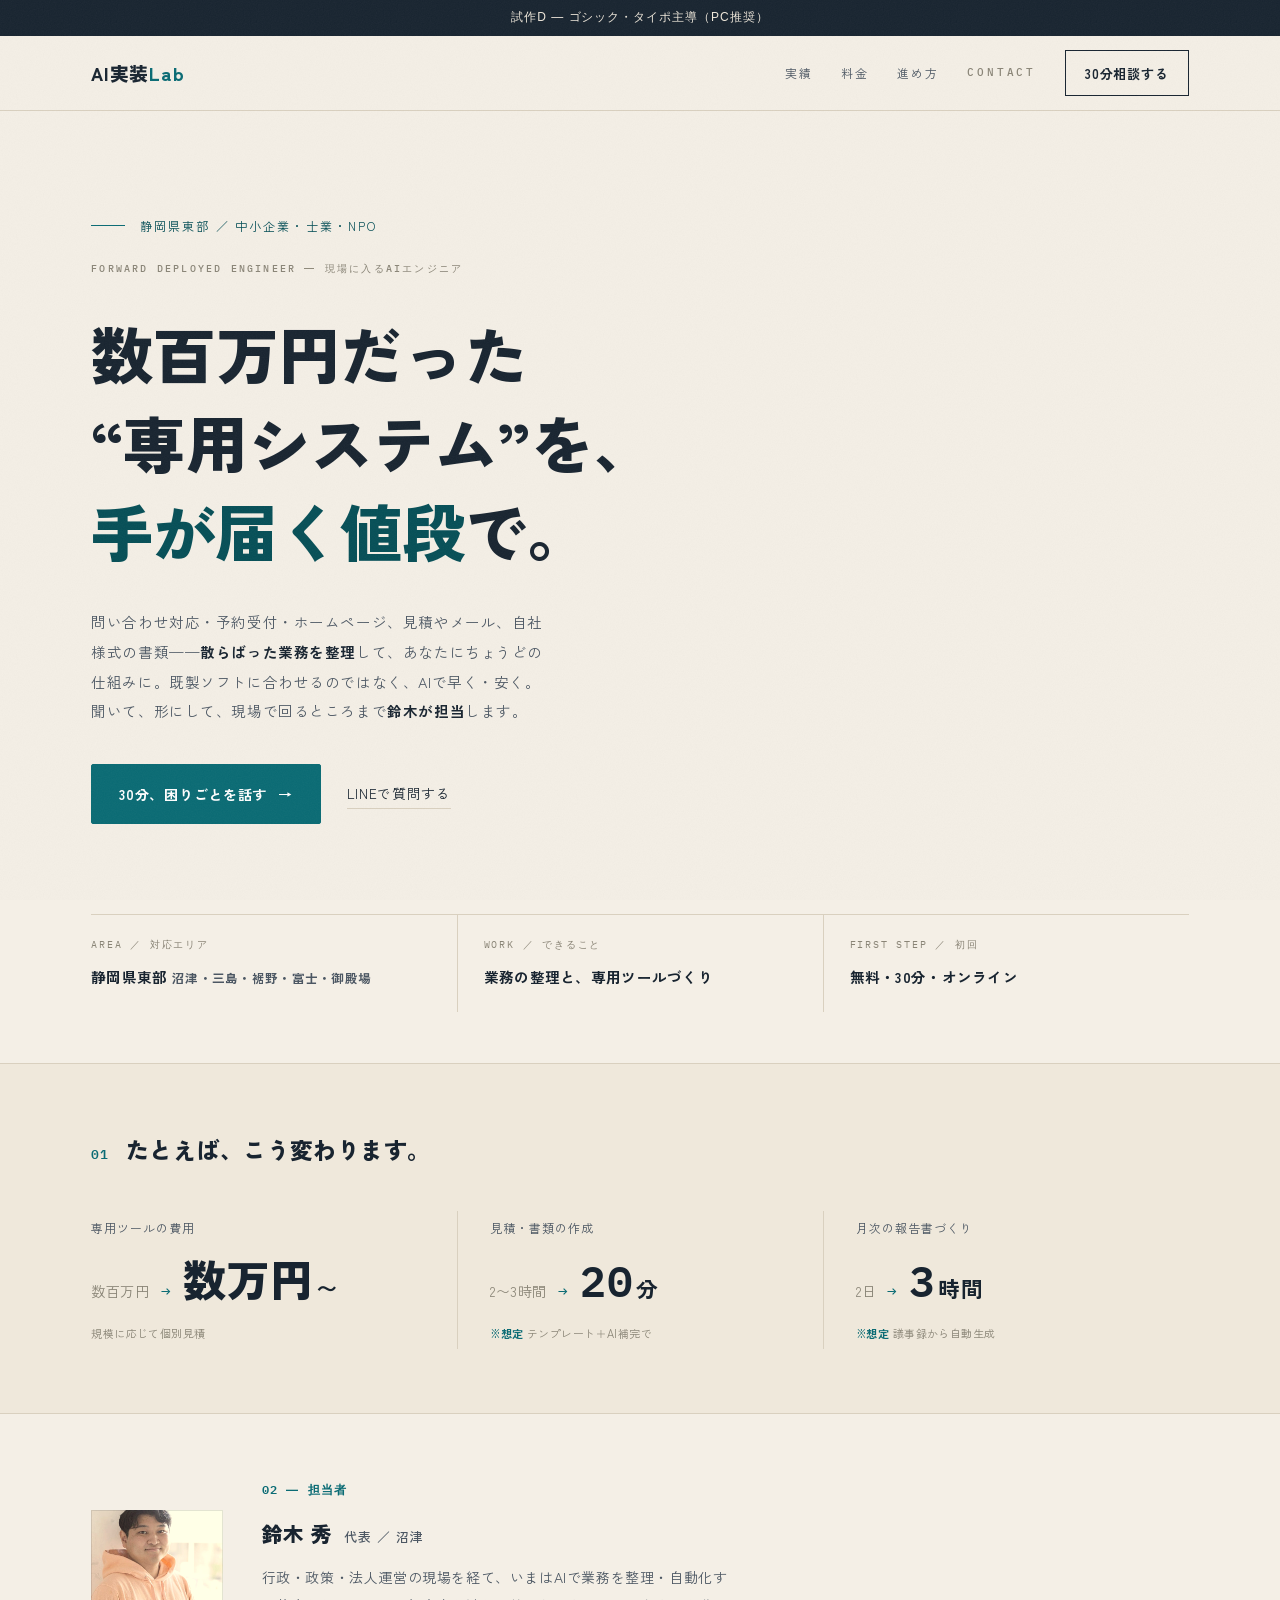
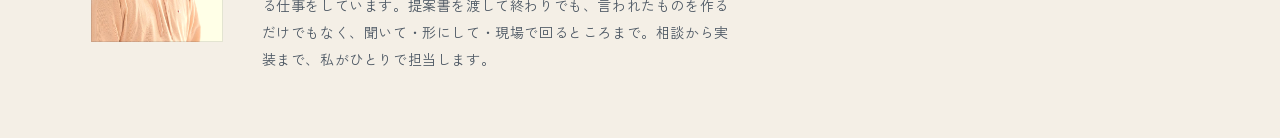
<file: preview-redesign4.html>
<!DOCTYPE html>
<html lang="ja">
<head>
<meta charset="UTF-8">
<meta name="viewport" content="width=device-width, initial-scale=1.0">
<meta name="robots" content="noindex">
<title>AI実装Lab — 温かみ×洗練 v4（ゴシック・タイプ主導）</title>
<link rel="preconnect" href="https://fonts.googleapis.com">
<link rel="preconnect" href="https://fonts.gstatic.com" crossorigin>
<link href="https://fonts.googleapis.com/css2?family=Zen+Kaku+Gothic+New:wght@400;500;700;900&family=IBM+Plex+Mono:wght@400;500;600&family=IBM+Plex+Sans:wght@400;500;600&display=swap" rel="stylesheet">
<style>
:root{
  --disp:'Zen Kaku Gothic New','Yu Gothic','Hiragino Sans',sans-serif;
  --gothic:'Zen Kaku Gothic New','Yu Gothic','Hiragino Sans',sans-serif;
  --grotesk:'IBM Plex Mono','IBM Plex Sans',monospace;
  --paper:#f4efe6; --paper2:#efe8db;
  --ink:#182430; --ink-soft:#4c5763; --ink-mute:#8a8577;
  --accent:#0a6b74; --accent-deep:#064f57;
  --line:#d9d0bf; --line-soft:#e5ddce; --white:#fbf9f4;
  --wrap:1200px; --gutter:clamp(1.3rem,4vw,3.2rem);
}
*,*::before,*::after{box-sizing:border-box;margin:0;padding:0;}
html{-webkit-text-size-adjust:100%;}
body{font-family:var(--gothic);background:var(--paper);color:var(--ink);font-size:15px;line-height:1.95;letter-spacing:.04em;overflow-x:hidden;font-feature-settings:"pkna" 1;-webkit-font-smoothing:antialiased;text-rendering:optimizeLegibility;}
body::before{content:"";position:fixed;inset:0;z-index:9;pointer-events:none;opacity:.05;background-image:url("data:image/svg+xml,%3Csvg xmlns='http://www.w3.org/2000/svg' width='140' height='140'%3E%3Cfilter id='n'%3E%3CfeTurbulence type='fractalNoise' baseFrequency='0.85' numOctaves='2' stitchTiles='stitch'/%3E%3CfeColorMatrix type='saturate' values='0'/%3E%3C/filter%3E%3Crect width='100%25' height='100%25' filter='url(%23n)'/%3E%3C/svg%3E");}
img{max-width:100%;display:block;}
a{color:inherit;text-decoration:none;}
.wrap{width:100%;max-width:var(--wrap);margin-inline:auto;padding-inline:var(--gutter);}
.en{font-family:var(--grotesk);font-weight:500;letter-spacing:.26em;text-transform:uppercase;}
.num{font-family:var(--grotesk);font-feature-settings:"tnum" 1;letter-spacing:.01em;}

/* header */
.hd{border-bottom:1px solid var(--line);}
.hd__in{display:flex;align-items:center;justify-content:space-between;min-height:74px;gap:1rem;}
.hd__logo{font-family:var(--disp);font-weight:900;font-size:1.16rem;letter-spacing:.04em;}
.hd__logo .mk{color:var(--accent);}
.hd__nav{display:flex;align-items:center;gap:1.8rem;font-size:12px;letter-spacing:.14em;color:var(--ink-soft);}
.hd__nav .en{font-size:11px;color:var(--ink-mute);}
.hd__cta{font-family:var(--gothic);font-weight:700;font-size:13px;letter-spacing:.06em;color:var(--ink);border:1px solid var(--ink);padding:.6rem 1.2rem;transition:background .18s,color .18s;}
.hd__cta:hover{background:var(--ink);color:var(--paper);}

/* hero — type led */
.hero{position:relative;}
.hero__in{display:grid;grid-template-columns:repeat(12,minmax(0,1fr));gap:clamp(1.5rem,3vw,3rem);padding-block:clamp(3.6rem,8vw,7rem) clamp(2.4rem,4vw,3.4rem);}
.hero__text{grid-column:1 / 11;min-width:0;}
.eyebrow{display:flex;align-items:center;gap:.9rem;margin-bottom:1.4rem;}
.eyebrow .rule{width:34px;height:1px;background:var(--accent);}
.eyebrow .lb{font-size:12px;letter-spacing:.18em;color:var(--accent-deep);}
.kick-en{display:block;font-size:10px;letter-spacing:.22em;color:var(--ink-mute);margin-bottom:1.9rem;overflow-wrap:anywhere;}
h1.hero__h{font-family:var(--disp);font-weight:900;color:var(--ink);font-size:clamp(2.25rem,5.2vw,3.9rem);line-height:1.42;letter-spacing:.005em;font-feature-settings:"palt" 1;word-break:keep-all;line-break:strict;}
.hero__h .em{color:var(--accent-deep);}
.hero__lead{max-width:32em;margin-top:2rem;font-size:14.5px;line-height:2.05;color:var(--ink-soft);letter-spacing:.04em;}
.hero__lead b{color:var(--ink);font-weight:700;}
.hero__cta{display:flex;align-items:center;gap:1.6rem;margin-top:2.4rem;flex-wrap:wrap;}
.btn{display:inline-flex;align-items:center;gap:.7rem;font-family:var(--gothic);font-weight:700;font-size:14px;letter-spacing:.05em;background:var(--accent);color:#fff;padding:.95rem 1.7rem;border:1px solid var(--accent);border-radius:2px;transition:background .18s;}
.btn .ar{transition:transform .2s ease;}
.btn:hover{background:var(--accent-deep);} .btn:hover .ar{transform:translateX(4px);}
.link{font-size:13.5px;letter-spacing:.05em;border-bottom:1px solid var(--line);padding-bottom:2px;transition:border-color .18s,color .18s;}
.link:hover{color:var(--accent);border-color:var(--accent);}

/* hero meta row（顔写真の代わりに、静かな情報の帯） */
.meta{display:grid;grid-template-columns:repeat(3,minmax(0,1fr));border-top:1px solid var(--line);margin-top:clamp(2.4rem,4vw,3.4rem);}
.meta__c{padding:1.3rem 1.6rem;}
.meta__c + .meta__c{border-left:1px solid var(--line);}
.meta__c:first-child{padding-left:0;}
.meta__lb{font-family:var(--grotesk);font-size:10px;letter-spacing:.18em;text-transform:uppercase;color:var(--ink-mute);margin-bottom:.5rem;}
.meta__v{font-family:var(--disp);font-weight:700;font-size:14.5px;letter-spacing:.02em;color:var(--ink);}
.meta__v small{font-family:var(--gothic);font-size:12.5px;color:var(--ink-soft);}

/* figures */
.figs{border-top:1px solid var(--line);background:var(--paper2);}
.figs__in{padding-block:clamp(2.8rem,5vw,4.4rem);}
.figs__head{display:flex;align-items:baseline;gap:1rem;margin-bottom:2.4rem;}
.figs__no{font-family:var(--grotesk);font-weight:600;font-size:13px;letter-spacing:.1em;color:var(--accent);}
.figs__ti{font-family:var(--disp);font-weight:900;font-size:clamp(1.1rem,2.3vw,1.42rem);letter-spacing:.02em;}
.figrid{display:grid;grid-template-columns:repeat(3,minmax(0,1fr));}
.fig{padding:.3rem 2rem;} .fig + .fig{border-left:1px solid var(--line);} .fig:first-child{padding-left:0;}
.fig__lb{font-size:12px;letter-spacing:.08em;color:var(--ink-soft);margin-bottom:1.1rem;}
.fig__val{display:flex;align-items:baseline;gap:.7rem;}
.fig__from{font-size:14px;color:var(--ink-mute);}
.fig__ar{font-family:var(--grotesk);color:var(--accent);font-size:16px;}
.fig__to{font-family:var(--disp);font-weight:900;color:var(--ink);line-height:1;letter-spacing:.02em;font-size:clamp(2rem,4vw,2.7rem);}
.fig__to .n{font-family:var(--grotesk);font-weight:600;font-feature-settings:"tnum" 1;}
.fig__to .u{font-size:.5em;font-family:var(--gothic);font-weight:700;margin-left:.1em;}
.fig__note{margin-top:1rem;font-size:11px;letter-spacing:.04em;color:var(--ink-mute);}
.assume{color:var(--accent);font-weight:700;}

/* 代表（顔写真は小さく、副次的に） */
.rep{border-top:1px solid var(--line);}
.rep__in{display:grid;grid-template-columns:auto 1fr;gap:clamp(1.4rem,3vw,2.6rem);align-items:center;padding-block:clamp(2.6rem,5vw,4rem);}
.rep__photo{width:132px;height:132px;flex:none;position:relative;}
.rep__photo img{width:100%;height:100%;object-fit:cover;filter:contrast(1.02);}
.rep__photo::after{content:"";position:absolute;inset:0;box-shadow:inset 0 0 0 1px rgba(24,36,48,.12);}
.rep__no{font-family:var(--grotesk);font-weight:600;font-size:12px;letter-spacing:.1em;color:var(--accent);margin-bottom:.7rem;}
.rep__name{font-family:var(--disp);font-weight:900;font-size:1.3rem;letter-spacing:.03em;}
.rep__name small{font-family:var(--gothic);font-weight:500;font-size:.62em;color:var(--ink-soft);margin-left:.7rem;letter-spacing:.08em;}
.rep__bio{max-width:34em;margin-top:.7rem;font-size:14px;line-height:1.95;color:var(--ink-soft);}

@media(max-width:820px){
  .hero__in{grid-template-columns:minmax(0,1fr);}
  .hero__text{grid-column:auto;max-width:calc(100vw - 2.8rem);}
  .hero__cta{flex-direction:column;align-items:flex-start;gap:1.1rem;}
  .hd__nav{display:none;}
  .meta{grid-template-columns:minmax(0,1fr);}
  .meta__c{padding:1.2rem 0;} .meta__c + .meta__c{border-left:0;border-top:1px solid var(--line);} .meta__c:first-child{padding-top:0;}
  .figrid{grid-template-columns:minmax(0,1fr);}
  .fig{padding:1.4rem 0;} .fig + .fig{border-left:0;border-top:1px solid var(--line);} .fig:first-child{padding-top:0;}
  .rep__in{grid-template-columns:auto 1fr;gap:1.2rem;}
  .rep__photo{width:96px;height:96px;}
}
</style>
</head>
<body>
<div style="background:#182430;color:#efe8db;text-align:center;font-size:12px;letter-spacing:.08em;padding:.4rem 1rem;font-family:sans-serif">試作D ― ゴシック・タイポ主導（PC推奨）</div>

<header class="hd"><div class="wrap hd__in">
  <a class="hd__logo">AI実装<span class="mk">Lab</span></a>
  <nav class="hd__nav"><span>実績</span><span>料金</span><span>進め方</span><span class="en">Contact</span><a class="hd__cta">30分相談する</a></nav>
</div></header>

<section class="hero"><div class="wrap hero__in">
  <div class="hero__text">
    <div class="eyebrow"><span class="rule"></span><span class="lb">静岡県東部 ／ 中小企業・士業・NPO</span></div>
    <span class="kick-en en">Forward Deployed Engineer ― 現場に入るAIエンジニア</span>
    <h1 class="hero__h">数百万円だった<br>“専用システム”を、<br><span class="em">手が届く値段</span>で。</h1>
    <p class="hero__lead">問い合わせ対応・予約受付・ホームページ、見積やメール、自社様式の書類——<b>散らばった業務を整理</b>して、あなたにちょうどの仕組みに。既製ソフトに合わせるのではなく、AIで早く・安く。聞いて、形にして、現場で回るところまで<b>鈴木が担当</b>します。</p>
    <div class="hero__cta"><a class="btn">30分、困りごとを話す <span class="ar">→</span></a><a class="link">LINEで質問する</a></div>
  </div>
  <div class="meta" style="grid-column:1 / -1;">
    <div class="meta__c"><div class="meta__lb">Area ／ 対応エリア</div><div class="meta__v">静岡県東部 <small>沼津・三島・裾野・富士・御殿場</small></div></div>
    <div class="meta__c"><div class="meta__lb">Work ／ できること</div><div class="meta__v">業務の整理と、専用ツールづくり</div></div>
    <div class="meta__c"><div class="meta__lb">First step ／ 初回</div><div class="meta__v">無料・30分・オンライン</div></div>
  </div>
</div></section>

<section class="figs"><div class="wrap figs__in">
  <div class="figs__head"><span class="figs__no num">01</span><span class="figs__ti">たとえば、こう変わります。</span></div>
  <div class="figrid">
    <div class="fig"><div class="fig__lb">専用ツールの費用</div><div class="fig__val"><span class="fig__from">数百万円</span><span class="fig__ar">→</span><span class="fig__to">数万円<span class="u">〜</span></span></div><div class="fig__note">規模に応じて個別見積</div></div>
    <div class="fig"><div class="fig__lb">見積・書類の作成</div><div class="fig__val"><span class="fig__from">2〜3時間</span><span class="fig__ar">→</span><span class="fig__to"><span class="n">20</span><span class="u">分</span></span></div><div class="fig__note"><span class="assume">※想定</span> テンプレート＋AI補完で</div></div>
    <div class="fig"><div class="fig__lb">月次の報告書づくり</div><div class="fig__val"><span class="fig__from">2日</span><span class="fig__ar">→</span><span class="fig__to"><span class="n">3</span><span class="u">時間</span></span></div><div class="fig__note"><span class="assume">※想定</span> 議事録から自動生成</div></div>
  </div>
</div></section>

<section class="rep"><div class="wrap rep__in">
  <div class="rep__photo"><img src="assets/hero_portrait.jpg" alt="代表 鈴木 秀"></div>
  <div>
    <div class="rep__no num">02 ― 担当者</div>
    <div class="rep__name">鈴木 秀<small>代表 ／ 沼津</small></div>
    <p class="rep__bio">行政・政策・法人運営の現場を経て、いまはAIで業務を整理・自動化する仕事をしています。提案書を渡して終わりでも、言われたものを作るだけでもなく、聞いて・形にして・現場で回るところまで。相談から実装まで、私がひとりで担当します。</p>
  </div>
</div></section>

</body>
</html>
</file>
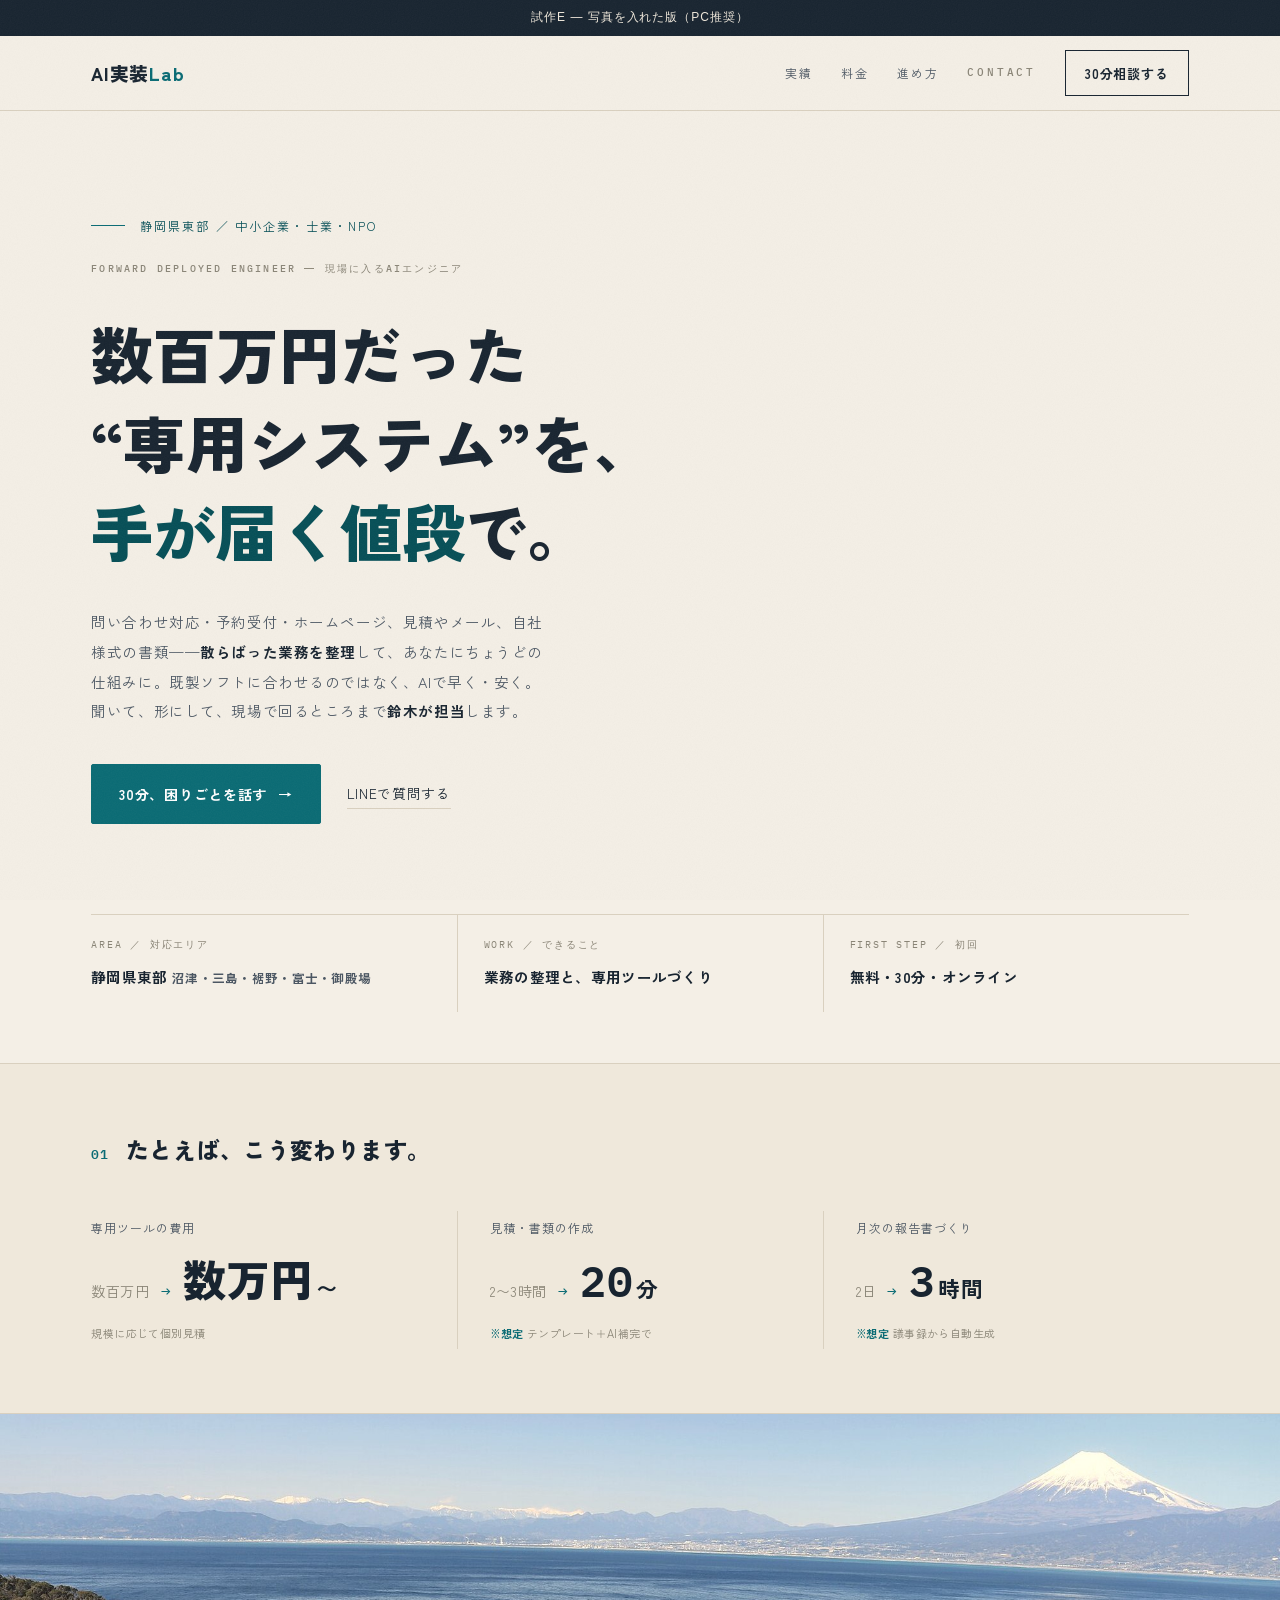
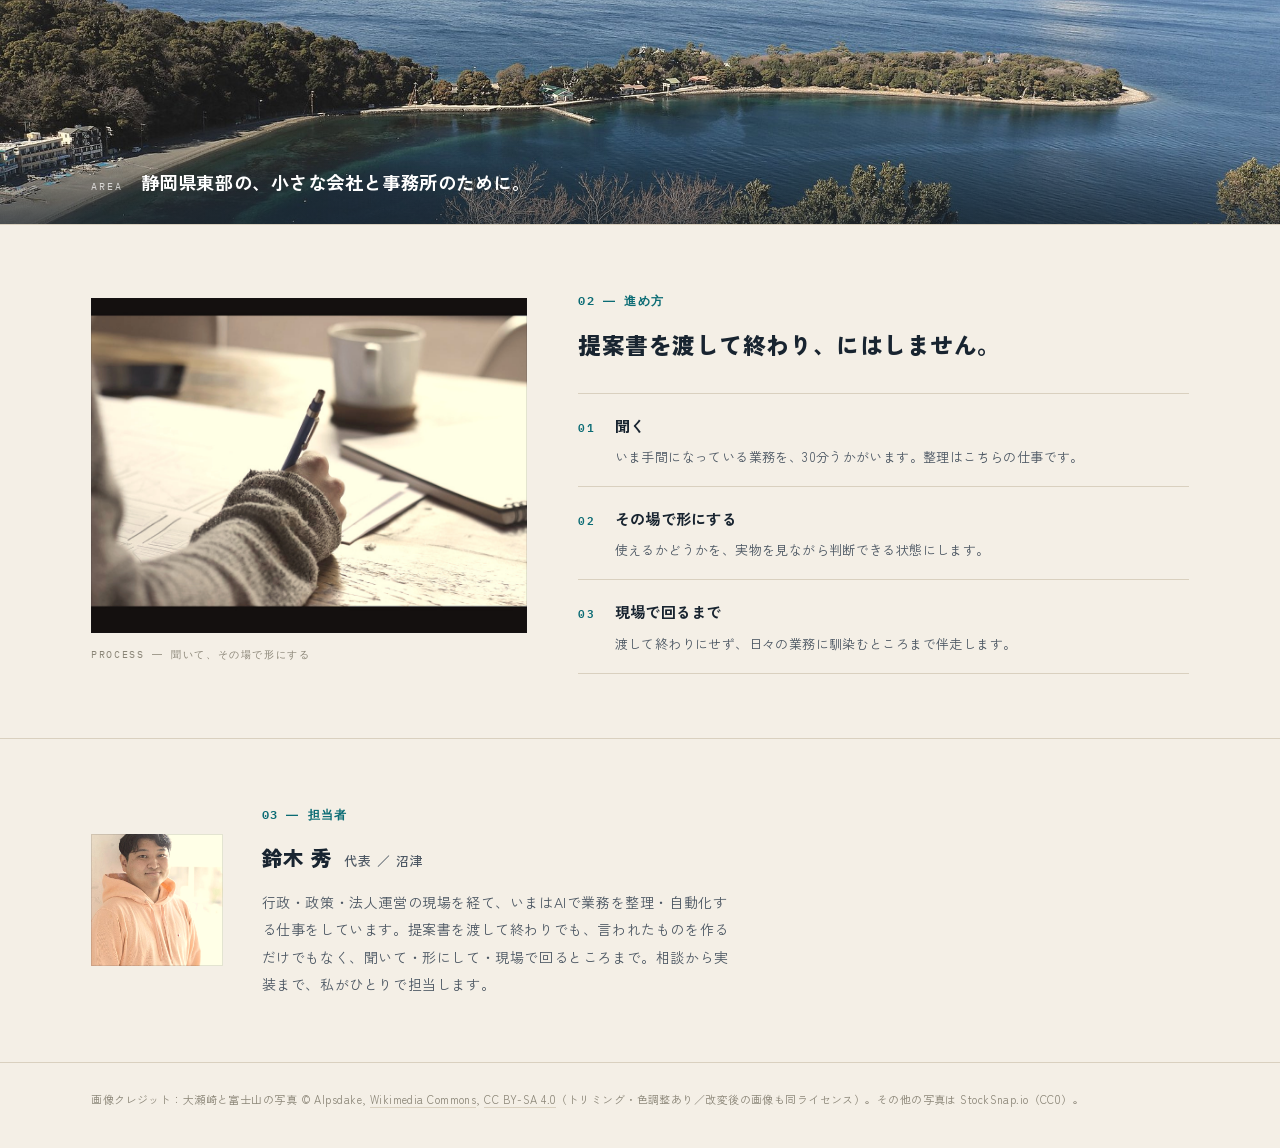
<file: preview-redesign5.html>
<!DOCTYPE html>
<html lang="ja">
<head>
<meta charset="UTF-8">
<meta name="viewport" content="width=device-width, initial-scale=1.0">
<meta name="robots" content="noindex">
<title>AI実装Lab — 温かみ×洗練 v5（写真あり）</title>
<link rel="preconnect" href="https://fonts.googleapis.com">
<link rel="preconnect" href="https://fonts.gstatic.com" crossorigin>
<link href="https://fonts.googleapis.com/css2?family=Zen+Kaku+Gothic+New:wght@400;500;700;900&family=IBM+Plex+Mono:wght@400;500;600&family=IBM+Plex+Sans:wght@400;500;600&display=swap" rel="stylesheet">
<style>
:root{
  --disp:'Zen Kaku Gothic New','Yu Gothic','Hiragino Sans',sans-serif;
  --gothic:'Zen Kaku Gothic New','Yu Gothic','Hiragino Sans',sans-serif;
  --grotesk:'IBM Plex Mono','IBM Plex Sans',monospace;
  --paper:#f4efe6; --paper2:#efe8db;
  --ink:#182430; --ink-soft:#4c5763; --ink-mute:#8a8577;
  --accent:#0a6b74; --accent-deep:#064f57;
  --line:#d9d0bf; --line-soft:#e5ddce; --white:#fbf9f4;
  --wrap:1200px; --gutter:clamp(1.3rem,4vw,3.2rem);
}
*,*::before,*::after{box-sizing:border-box;margin:0;padding:0;}
html{-webkit-text-size-adjust:100%;}
body{font-family:var(--gothic);background:var(--paper);color:var(--ink);font-size:15px;line-height:1.95;letter-spacing:.04em;overflow-x:hidden;font-feature-settings:"pkna" 1;-webkit-font-smoothing:antialiased;text-rendering:optimizeLegibility;}
body::before{content:"";position:fixed;inset:0;z-index:9;pointer-events:none;opacity:.05;background-image:url("data:image/svg+xml,%3Csvg xmlns='http://www.w3.org/2000/svg' width='140' height='140'%3E%3Cfilter id='n'%3E%3CfeTurbulence type='fractalNoise' baseFrequency='0.85' numOctaves='2' stitchTiles='stitch'/%3E%3CfeColorMatrix type='saturate' values='0'/%3E%3C/filter%3E%3Crect width='100%25' height='100%25' filter='url(%23n)'/%3E%3C/svg%3E");}
img{max-width:100%;display:block;}
a{color:inherit;text-decoration:none;}
.wrap{width:100%;max-width:var(--wrap);margin-inline:auto;padding-inline:var(--gutter);}
.en{font-family:var(--grotesk);font-weight:500;letter-spacing:.26em;text-transform:uppercase;}
.num{font-family:var(--grotesk);font-feature-settings:"tnum" 1;letter-spacing:.01em;}

/* header */
.hd{border-bottom:1px solid var(--line);}
.hd__in{display:flex;align-items:center;justify-content:space-between;min-height:74px;gap:1rem;}
.hd__logo{font-family:var(--disp);font-weight:900;font-size:1.16rem;letter-spacing:.04em;}
.hd__logo .mk{color:var(--accent);}
.hd__nav{display:flex;align-items:center;gap:1.8rem;font-size:12px;letter-spacing:.14em;color:var(--ink-soft);}
.hd__nav .en{font-size:11px;color:var(--ink-mute);}
.hd__cta{font-family:var(--gothic);font-weight:700;font-size:13px;letter-spacing:.06em;color:var(--ink);border:1px solid var(--ink);padding:.6rem 1.2rem;transition:background .18s,color .18s;}
.hd__cta:hover{background:var(--ink);color:var(--paper);}

/* hero — type led */
.hero{position:relative;}
.hero__in{display:grid;grid-template-columns:repeat(12,minmax(0,1fr));gap:clamp(1.5rem,3vw,3rem);padding-block:clamp(3.6rem,8vw,7rem) clamp(2.4rem,4vw,3.4rem);}
.hero__text{grid-column:1 / 11;min-width:0;}
.eyebrow{display:flex;align-items:center;gap:.9rem;margin-bottom:1.4rem;}
.eyebrow .rule{width:34px;height:1px;background:var(--accent);}
.eyebrow .lb{font-size:12px;letter-spacing:.18em;color:var(--accent-deep);}
.kick-en{display:block;font-size:10px;letter-spacing:.22em;color:var(--ink-mute);margin-bottom:1.9rem;overflow-wrap:anywhere;}
h1.hero__h{font-family:var(--disp);font-weight:900;color:var(--ink);font-size:clamp(2.25rem,5.2vw,3.9rem);line-height:1.42;letter-spacing:.005em;font-feature-settings:"palt" 1;word-break:keep-all;line-break:strict;}
.hero__h .em{color:var(--accent-deep);}
.hero__lead{max-width:32em;margin-top:2rem;font-size:14.5px;line-height:2.05;color:var(--ink-soft);letter-spacing:.04em;}
.hero__lead b{color:var(--ink);font-weight:700;}
.hero__cta{display:flex;align-items:center;gap:1.6rem;margin-top:2.4rem;flex-wrap:wrap;}
.btn{display:inline-flex;align-items:center;gap:.7rem;font-family:var(--gothic);font-weight:700;font-size:14px;letter-spacing:.05em;background:var(--accent);color:#fff;padding:.95rem 1.7rem;border:1px solid var(--accent);border-radius:2px;transition:background .18s;}
.btn .ar{transition:transform .2s ease;}
.btn:hover{background:var(--accent-deep);} .btn:hover .ar{transform:translateX(4px);}
.link{font-size:13.5px;letter-spacing:.05em;border-bottom:1px solid var(--line);padding-bottom:2px;transition:border-color .18s,color .18s;}
.link:hover{color:var(--accent);border-color:var(--accent);}

/* hero meta row（顔写真の代わりに、静かな情報の帯） */
.meta{display:grid;grid-template-columns:repeat(3,minmax(0,1fr));border-top:1px solid var(--line);margin-top:clamp(2.4rem,4vw,3.4rem);}
.meta__c{padding:1.3rem 1.6rem;}
.meta__c + .meta__c{border-left:1px solid var(--line);}
.meta__c:first-child{padding-left:0;}
.meta__lb{font-family:var(--grotesk);font-size:10px;letter-spacing:.18em;text-transform:uppercase;color:var(--ink-mute);margin-bottom:.5rem;}
.meta__v{font-family:var(--disp);font-weight:700;font-size:14.5px;letter-spacing:.02em;color:var(--ink);}
.meta__v small{font-family:var(--gothic);font-size:12.5px;color:var(--ink-soft);}

/* figures */
.figs{border-top:1px solid var(--line);background:var(--paper2);}
.figs__in{padding-block:clamp(2.8rem,5vw,4.4rem);}
.figs__head{display:flex;align-items:baseline;gap:1rem;margin-bottom:2.4rem;}
.figs__no{font-family:var(--grotesk);font-weight:600;font-size:13px;letter-spacing:.1em;color:var(--accent);}
.figs__ti{font-family:var(--disp);font-weight:900;font-size:clamp(1.1rem,2.3vw,1.42rem);letter-spacing:.02em;}
.figrid{display:grid;grid-template-columns:repeat(3,minmax(0,1fr));}
.fig{padding:.3rem 2rem;} .fig + .fig{border-left:1px solid var(--line);} .fig:first-child{padding-left:0;}
.fig__lb{font-size:12px;letter-spacing:.08em;color:var(--ink-soft);margin-bottom:1.1rem;}
.fig__val{display:flex;align-items:baseline;gap:.7rem;}
.fig__from{font-size:14px;color:var(--ink-mute);}
.fig__ar{font-family:var(--grotesk);color:var(--accent);font-size:16px;}
.fig__to{font-family:var(--disp);font-weight:900;color:var(--ink);line-height:1;letter-spacing:.02em;font-size:clamp(2rem,4vw,2.7rem);}
.fig__to .n{font-family:var(--grotesk);font-weight:600;font-feature-settings:"tnum" 1;}
.fig__to .u{font-size:.5em;font-family:var(--gothic);font-weight:700;margin-left:.1em;}
.fig__note{margin-top:1rem;font-size:11px;letter-spacing:.04em;color:var(--ink-mute);}
.assume{color:var(--accent);font-weight:700;}

/* 代表（顔写真は小さく、副次的に） */
.rep{border-top:1px solid var(--line);}
.rep__in{display:grid;grid-template-columns:auto 1fr;gap:clamp(1.4rem,3vw,2.6rem);align-items:center;padding-block:clamp(2.6rem,5vw,4rem);}
.rep__photo{width:132px;height:132px;flex:none;position:relative;}
.rep__photo img{width:100%;height:100%;object-fit:cover;filter:contrast(1.02);}
.rep__photo::after{content:"";position:absolute;inset:0;box-shadow:inset 0 0 0 1px rgba(24,36,48,.12);}
.rep__no{font-family:var(--grotesk);font-weight:600;font-size:12px;letter-spacing:.1em;color:var(--accent);margin-bottom:.7rem;}
.rep__name{font-family:var(--disp);font-weight:900;font-size:1.3rem;letter-spacing:.03em;}
.rep__name small{font-family:var(--gothic);font-weight:500;font-size:.62em;color:var(--ink-soft);margin-left:.7rem;letter-spacing:.08em;}
.rep__bio{max-width:34em;margin-top:.7rem;font-size:14px;line-height:1.95;color:var(--ink-soft);}

@media(max-width:820px){
  .hero__in{grid-template-columns:minmax(0,1fr);}
  .hero__text{grid-column:auto;max-width:calc(100vw - 2.8rem);}
  .hero__cta{flex-direction:column;align-items:flex-start;gap:1.1rem;}
  .hd__nav{display:none;}
  .meta{grid-template-columns:minmax(0,1fr);}
  .meta__c{padding:1.2rem 0;} .meta__c + .meta__c{border-left:0;border-top:1px solid var(--line);} .meta__c:first-child{padding-top:0;}
  .figrid{grid-template-columns:minmax(0,1fr);}
  .fig{padding:1.4rem 0;} .fig + .fig{border-left:0;border-top:1px solid var(--line);} .fig:first-child{padding-top:0;}
  .rep__in{grid-template-columns:auto 1fr;gap:1.2rem;}
  .rep__photo{width:96px;height:96px;}
}

/* ---- 全面の雰囲気帯 ---- */
.band{position:relative;border-top:1px solid var(--line);}
.band__img{width:100%;height:clamp(230px,32vw,420px);object-fit:cover;display:block;}
.band__cap{position:absolute;left:0;right:0;bottom:0;padding:1.4rem 0;
  background:linear-gradient(to top,rgba(24,36,48,.62),rgba(24,36,48,0));}
.band__cap .wrap{display:flex;align-items:baseline;gap:1.1rem;flex-wrap:wrap;}
.band__lb{font-family:var(--grotesk);font-size:10px;letter-spacing:.2em;text-transform:uppercase;color:rgba(255,255,255,.72);}
.band__tx{font-family:var(--disp);font-weight:700;font-size:clamp(.95rem,2vw,1.15rem);letter-spacing:.03em;color:#fff;}

/* ---- 進め方（写真＋細罫リスト） ---- */
.how{border-top:1px solid var(--line);}
.how__in{display:grid;grid-template-columns:minmax(0,5fr) minmax(0,7fr);gap:clamp(1.6rem,4vw,3.4rem);align-items:center;padding-block:clamp(2.8rem,5vw,4.4rem);}
.how__fig{position:relative;}
.how__fig img{width:100%;display:block;}
.how__fig::after{content:"";position:absolute;inset:0;box-shadow:inset 0 0 0 1px rgba(24,36,48,.12);}
.how__figcap{margin-top:.7rem;font-family:var(--grotesk);font-size:10px;letter-spacing:.16em;text-transform:uppercase;color:var(--ink-mute);}
.how__no{font-family:var(--grotesk);font-weight:600;font-size:12px;letter-spacing:.1em;color:var(--accent);}
.how__ti{font-family:var(--disp);font-weight:900;font-size:clamp(1.1rem,2.3vw,1.42rem);letter-spacing:.02em;margin-top:.7rem;}
.steps{margin-top:1.6rem;border-top:1px solid var(--line);}
.step{display:grid;grid-template-columns:auto 1fr;gap:1.2rem;align-items:baseline;padding:1.05rem 0;border-bottom:1px solid var(--line);}
.step__n{font-family:var(--grotesk);font-weight:600;font-size:11px;letter-spacing:.14em;color:var(--accent);}
.step__t{font-family:var(--disp);font-weight:700;font-size:15px;letter-spacing:.02em;}
.step__d{display:block;font-family:var(--gothic);font-weight:400;font-size:13px;color:var(--ink-soft);margin-top:.25rem;letter-spacing:.03em;}
@media(max-width:820px){ .how__in{grid-template-columns:minmax(0,1fr);} }

</style>
</head>
<body>
<div style="background:#182430;color:#efe8db;text-align:center;font-size:12px;letter-spacing:.08em;padding:.4rem 1rem;font-family:sans-serif">試作E ― 写真を入れた版（PC推奨）</div>

<header class="hd"><div class="wrap hd__in">
  <a class="hd__logo">AI実装<span class="mk">Lab</span></a>
  <nav class="hd__nav"><span>実績</span><span>料金</span><span>進め方</span><span class="en">Contact</span><a class="hd__cta">30分相談する</a></nav>
</div></header>

<section class="hero"><div class="wrap hero__in">
  <div class="hero__text">
    <div class="eyebrow"><span class="rule"></span><span class="lb">静岡県東部 ／ 中小企業・士業・NPO</span></div>
    <span class="kick-en en">Forward Deployed Engineer ― 現場に入るAIエンジニア</span>
    <h1 class="hero__h">数百万円だった<br>“専用システム”を、<br><span class="em">手が届く値段</span>で。</h1>
    <p class="hero__lead">問い合わせ対応・予約受付・ホームページ、見積やメール、自社様式の書類——<b>散らばった業務を整理</b>して、あなたにちょうどの仕組みに。既製ソフトに合わせるのではなく、AIで早く・安く。聞いて、形にして、現場で回るところまで<b>鈴木が担当</b>します。</p>
    <div class="hero__cta"><a class="btn">30分、困りごとを話す <span class="ar">→</span></a><a class="link">LINEで質問する</a></div>
  </div>
  <div class="meta" style="grid-column:1 / -1;">
    <div class="meta__c"><div class="meta__lb">Area ／ 対応エリア</div><div class="meta__v">静岡県東部 <small>沼津・三島・裾野・富士・御殿場</small></div></div>
    <div class="meta__c"><div class="meta__lb">Work ／ できること</div><div class="meta__v">業務の整理と、専用ツールづくり</div></div>
    <div class="meta__c"><div class="meta__lb">First step ／ 初回</div><div class="meta__v">無料・30分・オンライン</div></div>
  </div>
</div></section>

<section class="figs"><div class="wrap figs__in">
  <div class="figs__head"><span class="figs__no num">01</span><span class="figs__ti">たとえば、こう変わります。</span></div>
  <div class="figrid">
    <div class="fig"><div class="fig__lb">専用ツールの費用</div><div class="fig__val"><span class="fig__from">数百万円</span><span class="fig__ar">→</span><span class="fig__to">数万円<span class="u">〜</span></span></div><div class="fig__note">規模に応じて個別見積</div></div>
    <div class="fig"><div class="fig__lb">見積・書類の作成</div><div class="fig__val"><span class="fig__from">2〜3時間</span><span class="fig__ar">→</span><span class="fig__to"><span class="n">20</span><span class="u">分</span></span></div><div class="fig__note"><span class="assume">※想定</span> テンプレート＋AI補完で</div></div>
    <div class="fig"><div class="fig__lb">月次の報告書づくり</div><div class="fig__val"><span class="fig__from">2日</span><span class="fig__ar">→</span><span class="fig__to"><span class="n">3</span><span class="u">時間</span></span></div><div class="fig__note"><span class="assume">※想定</span> 議事録から自動生成</div></div>
  </div>
</div></section>


<section class="band">
  <img class="band__img" src="assets/band_area.jpg" alt="富士と海のある街">
  <div class="band__cap"><div class="wrap">
    <span class="band__lb">Area</span>
    <span class="band__tx">静岡県東部の、小さな会社と事務所のために。</span>
  </div></div>
</section>

<section class="how"><div class="wrap how__in">
  <div>
    <div class="how__fig"><img src="assets/img_work.jpg" alt="打ち合わせで手を動かしている様子"></div>
    <div class="how__figcap">Process ― 聞いて、その場で形にする</div>
  </div>
  <div>
    <div class="how__no num">02 ― 進め方</div>
    <div class="how__ti">提案書を渡して終わり、にはしません。</div>
    <div class="steps">
      <div class="step"><span class="step__n">01</span><span class="step__t">聞く<span class="step__d">いま手間になっている業務を、30分うかがいます。整理はこちらの仕事です。</span></span></div>
      <div class="step"><span class="step__n">02</span><span class="step__t">その場で形にする<span class="step__d">使えるかどうかを、実物を見ながら判断できる状態にします。</span></span></div>
      <div class="step"><span class="step__n">03</span><span class="step__t">現場で回るまで<span class="step__d">渡して終わりにせず、日々の業務に馴染むところまで伴走します。</span></span></div>
    </div>
  </div>
</div></section>

<section class="rep"><div class="wrap rep__in">
  <div class="rep__photo"><img src="assets/hero_portrait.jpg" alt="代表 鈴木 秀"></div>
  <div>
    <div class="rep__no num">03 ― 担当者</div>
    <div class="rep__name">鈴木 秀<small>代表 ／ 沼津</small></div>
    <p class="rep__bio">行政・政策・法人運営の現場を経て、いまはAIで業務を整理・自動化する仕事をしています。提案書を渡して終わりでも、言われたものを作るだけでもなく、聞いて・形にして・現場で回るところまで。相談から実装まで、私がひとりで担当します。</p>
  </div>
</div></section>


<footer style="border-top:1px solid #d9d0bf;padding:1.6rem 0 2.4rem">
  <div class="wrap" style="font-size:11px;line-height:1.9;color:#8a8577;letter-spacing:.04em">
    画像クレジット：大瀬崎と富士山の写真 &copy; Alpsdake, <a href="https://commons.wikimedia.org/wiki/File:Cape_Ose_and_Mount_Fuji.jpg" style="border-bottom:1px solid #d9d0bf">Wikimedia Commons</a>, <a href="https://creativecommons.org/licenses/by-sa/4.0/" style="border-bottom:1px solid #d9d0bf">CC BY-SA 4.0</a>（トリミング・色調整あり／改変後の画像も同ライセンス）。その他の写真は StockSnap.io（CC0）。
  </div>
</footer>
</body>
</html>
</file>
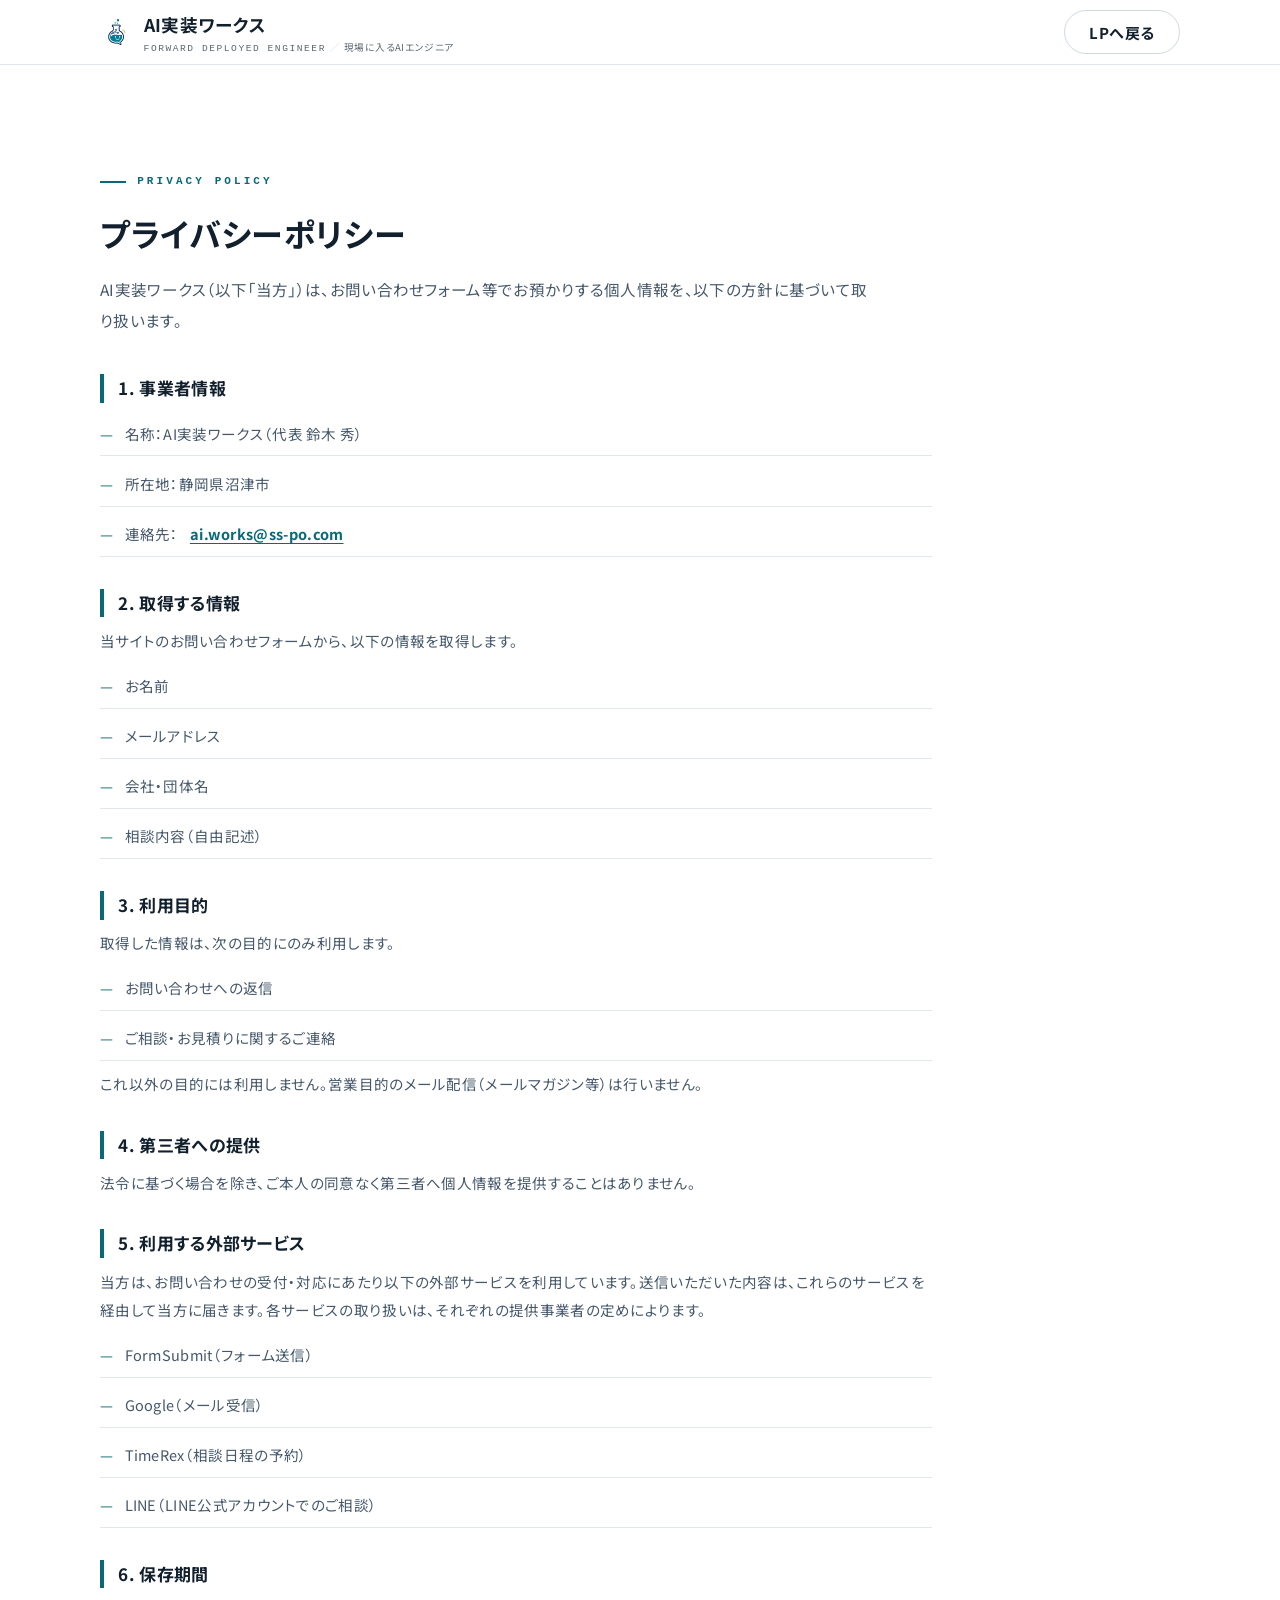
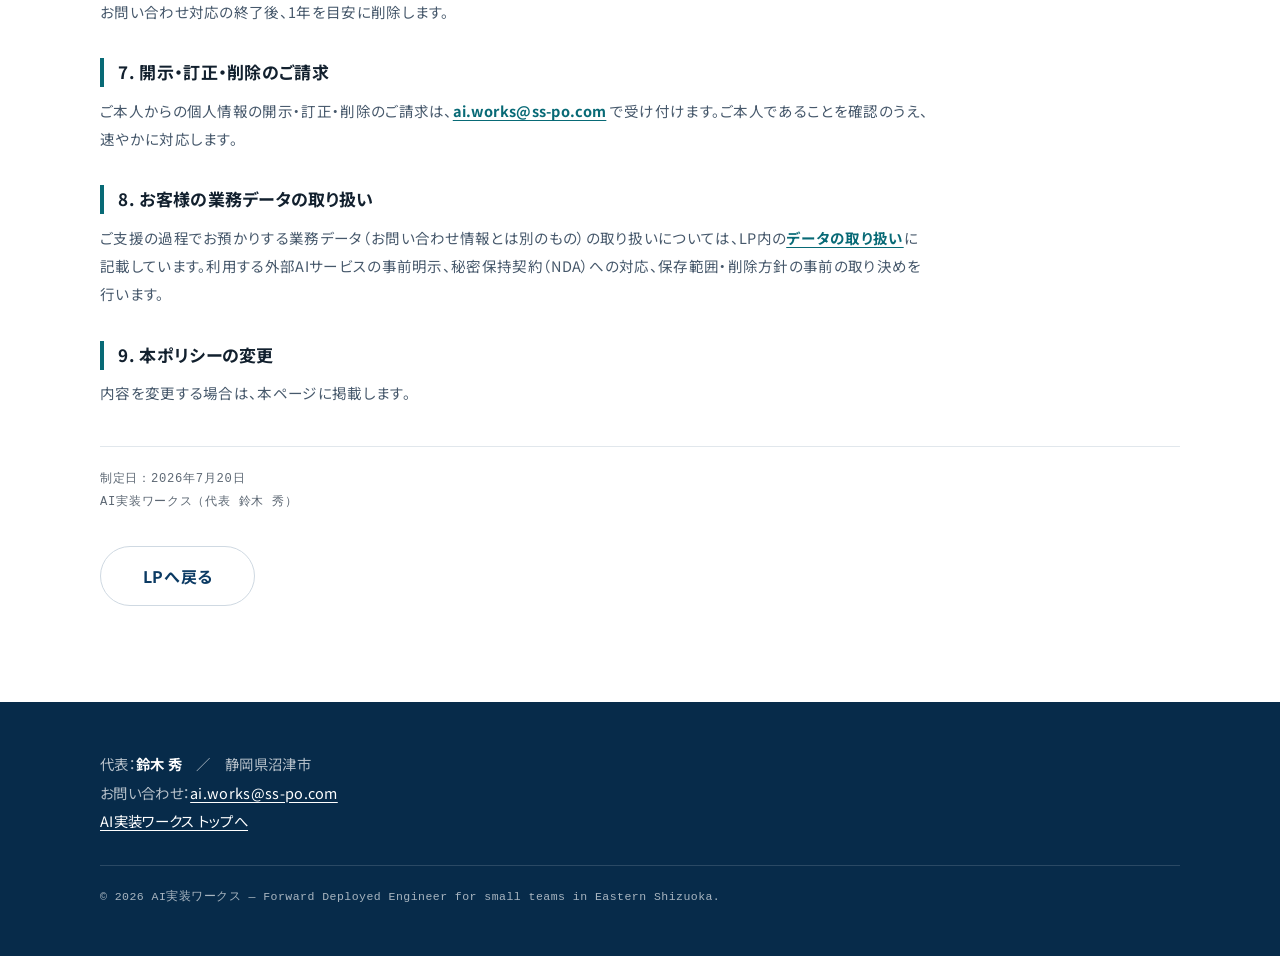
<file: privacy.html>
<!DOCTYPE html>
<html lang="ja">
<head>
  <meta charset="UTF-8">
  <meta name="viewport" content="width=device-width, initial-scale=1.0">

  <title>プライバシーポリシー｜AI実装ワークス</title>
  <meta name="description" content="AI実装ワークス（代表 鈴木秀／静岡県沼津市）のプライバシーポリシー。お問い合わせフォームで取得する情報、利用目的、外部サービス、保存期間、開示・訂正・削除の請求方法を記載しています。">
  <meta name="robots" content="index, follow">

  <link rel="icon" href="assets/logo-mark.png" type="image/png">
  <link rel="apple-touch-icon" href="assets/logo-mark.png">

  <link rel="preconnect" href="https://fonts.googleapis.com">
  <link rel="preconnect" href="https://fonts.gstatic.com" crossorigin>
  <link href="https://fonts.googleapis.com/css2?family=Noto+Sans+JP:wght@400;500;700;900&display=swap" rel="stylesheet">

  <link rel="stylesheet" href="styles.css">
</head>
<body id="top">

<!-- ============================ HEADER ============================ -->
<header class="site-header">
  <div class="wrap site-header__inner">
    <a class="brand" href="index.html" aria-label="AI実装ワークス トップへ">
      <img class="brand__mark" src="assets/logo-mark.png" width="34" height="34" alt="" aria-hidden="true">
      <span>
        <span class="brand__name">AI実装ワークス</span>
        <span class="brand__tag">Forward Deployed Engineer<span class="brand__tag-jp">現場に入るAIエンジニア</span></span>
      </span>
    </a>
    <a class="btn btn--ghost" href="index.html">LPへ戻る</a>
  </div>
</header>

<main>
<section class="section">
  <div class="wrap">
    <p class="eyebrow">Privacy Policy</p>
    <h2 class="section-title">プライバシーポリシー</h2>
    <p class="section-lead">
      AI実装ワークス（以下「当方」）は、お問い合わせフォーム等でお預かりする個人情報を、以下の方針に基づいて取り扱います。
    </p>

    <div class="legal">

      <section>
        <h2>1. 事業者情報</h2>
        <ul>
          <li>名称：AI実装ワークス（代表 鈴木 秀）</li>
          <li>所在地：静岡県沼津市</li>
          <li>連絡先：<a href="mailto:ai.works@ss-po.com">ai.works@ss-po.com</a></li>
        </ul>
      </section>

      <section>
        <h2>2. 取得する情報</h2>
        <p>当サイトのお問い合わせフォームから、以下の情報を取得します。</p>
        <ul>
          <li>お名前</li>
          <li>メールアドレス</li>
          <li>会社・団体名</li>
          <li>相談内容（自由記述）</li>
        </ul>
      </section>

      <section>
        <h2>3. 利用目的</h2>
        <p>取得した情報は、次の目的にのみ利用します。</p>
        <ul>
          <li>お問い合わせへの返信</li>
          <li>ご相談・お見積りに関するご連絡</li>
        </ul>
        <p>これ以外の目的には利用しません。営業目的のメール配信（メールマガジン等）は行いません。</p>
      </section>

      <section>
        <h2>4. 第三者への提供</h2>
        <p>法令に基づく場合を除き、ご本人の同意なく第三者へ個人情報を提供することはありません。</p>
      </section>

      <section>
        <h2>5. 利用する外部サービス</h2>
        <p>当方は、お問い合わせの受付・対応にあたり以下の外部サービスを利用しています。送信いただいた内容は、これらのサービスを経由して当方に届きます。各サービスの取り扱いは、それぞれの提供事業者の定めによります。</p>
        <ul>
          <li>FormSubmit（フォーム送信）</li>
          <li>Google（メール受信）</li>
          <li>TimeRex（相談日程の予約）</li>
          <li>LINE（LINE公式アカウントでのご相談）</li>
        </ul>
      </section>

      <section>
        <h2>6. 保存期間</h2>
        <!-- TODO(確認): 保存期間はご本人の方針を確認 -->
        <p>お問い合わせ対応の終了後、1年を目安に削除します。</p>
      </section>

      <section>
        <h2>7. 開示・訂正・削除のご請求</h2>
        <p>ご本人からの個人情報の開示・訂正・削除のご請求は、<a href="mailto:ai.works@ss-po.com">ai.works@ss-po.com</a> で受け付けます。ご本人であることを確認のうえ、速やかに対応します。</p>
      </section>

      <section>
        <h2>8. お客様の業務データの取り扱い</h2>
        <p>ご支援の過程でお預かりする業務データ（お問い合わせ情報とは別のもの）の取り扱いについては、LP内の<a href="index.html#faq">データの取り扱い</a>に記載しています。利用する外部AIサービスの事前明示、秘密保持契約（NDA）への対応、保存範囲・削除方針の事前の取り決めを行います。</p>
      </section>

      <section>
        <h2>9. 本ポリシーの変更</h2>
        <p>内容を変更する場合は、本ページに掲載します。</p>
      </section>

    </div>

    <p class="legal__meta">
      制定日：2026年7月20日<br>
      AI実装ワークス（代表 鈴木 秀）
    </p>

    <p class="legal-back">
      <a class="btn btn--outline" href="index.html">LPへ戻る</a>
    </p>
  </div>
</section>
</main>

<!-- ============================ FOOTER ============================ -->
<footer class="site-footer">
  <div class="wrap site-footer__inner">
    <div class="footer-meta">
      代表：<strong>鈴木 秀</strong>　／　静岡県沼津市<br>
      お問い合わせ：<a href="mailto:ai.works@ss-po.com">ai.works@ss-po.com</a><br>
      <a href="index.html">AI実装ワークス トップへ</a>
    </div>
    <p class="footer-legal">© 2026 AI実装ワークス — Forward Deployed Engineer for small teams in Eastern Shizuoka.</p>
  </div>
</footer>

</body>
</html>
</file>
<file: styles.css>
/* =========================================================================
   AI実装ワークス — Landing Page Styles
   Aesthetic: Japanese BtoB trust LP — white base, deep teal bands for
   hero / final CTA / footer, hairline rules, restrained single-step shadows.
   ========================================================================= */

/* ---- Design tokens ---------------------------------------------------- */
:root {
  /* Type */
  --font-sans: 'Noto Sans JP', 'Hiragino Sans', 'Yu Gothic', 'Meiryo', sans-serif;
  --font-mono: ui-monospace, 'SFMono-Regular', 'Menlo', 'Consolas', monospace;

  /* Brand palette — taken from the logotype:
       navy #0B3A63 / teal #0A98A8 / green #8BC53F
     Logo values are used as-is for large areas and artwork. Anywhere the colour
     carries small text it is darkened until it clears WCAG AA (4.5:1) on both
     --white and --paper; the exact logo tones are kept as *-bright for artwork. */

  /* Surfaces — white 62% / paper 20% / deep 16% */
  --white: #ffffff;
  --paper: #f5f7f9;
  --deep: #0b3a63;          /* logo navy — hero / final CTA bands */
  --deep-2: #072b4a;        /* footer / hover */
  --teal: #086a76;          /* logo teal darkened: 6.3:1 on white, 5.3:1 on --tint panels */
  --teal-bright: #0a98a8;   /* exact logo teal — artwork and borders only */
  --lime: #8bc53f;          /* exact logo green — artwork only, never text */
  --tint: rgba(10, 152, 168, .10);

  /* Ink */
  --ink: #12202e;
  --ink-2: #46586b;
  --ink-3: #5c6773;         /* 5.8:1 on white, 5.4:1 on paper, 4.8:1 on --tint */

  /* Lines */
  --line: #e1e7ec;
  --line-2: #cfd9e2;

  /* Minimal-use accents (< 1% of surface) */
  --amber: #a9571c;
  --good: #3f7a1c;          /* logo green darkened for text use */
  --bad: #a83a3a;

  /* On-deep text */
  --on-deep: #ffffff;
  --on-deep-2: rgba(255, 255, 255, .90);
  --on-deep-3: rgba(255, 255, 255, .70);
  --on-deep-4: rgba(255, 255, 255, .65);

  /* Radii */
  --r-sm: 8px;
  --r: 10px;
  --r-pill: 999px;

  /* Shadows — one soft step only */
  --shadow: 0 2px 12px rgba(0, 0, 0, .05);
  --shadow-cta: 0 10px 28px -12px rgba(11, 58, 99, .35);

  /* Layout */
  --wrap: 1160px;
  --gutter: clamp(1.15rem, 4vw, 2.5rem);
}

/* ---- Reset ------------------------------------------------------------ */
*, *::before, *::after { box-sizing: border-box; margin: 0; padding: 0; }

html { scroll-behavior: smooth; scroll-padding-top: 120px; -webkit-text-size-adjust: 100%; }

body {
  font-family: var(--font-sans);
  background: var(--white);
  color: var(--ink);
  font-size: 15.5px;
  line-height: 2.0;
  letter-spacing: .02em;
  font-feature-settings: "palt" 1;
  -webkit-font-smoothing: antialiased;
  text-rendering: optimizeLegibility;
}

img { max-width: 100%; display: block; }
a { color: inherit; }

/* ---- Layout primitives ------------------------------------------------ */
.wrap { width: 100%; max-width: var(--wrap); margin-inline: auto; padding-inline: var(--gutter); }

/* Strict alternation: white ↔ paper. --deep is reserved for the final CTA. */
.section { padding-block: clamp(4rem, 8vw, 6rem); background: var(--white); }
.section--alt { background: var(--paper); }
.section--deep { background: var(--deep); color: var(--on-deep-2); }

/* Eyebrow: indexed micro-label with a short rule */
.eyebrow {
  display: inline-flex;
  align-items: center;
  gap: .7rem;
  font-family: var(--font-mono);
  font-size: 11px;
  line-height: 1.6;
  letter-spacing: .28em;
  text-transform: uppercase;
  color: var(--teal);
  font-weight: 700;
  margin-bottom: 1.2rem;
}
.eyebrow::before {
  content: "";
  width: 26px;
  height: 2px;
  background: var(--teal);
  display: inline-block;
  flex: none;
}
.eyebrow .idx { color: var(--ink-3); }
.section--deep .eyebrow { color: var(--on-deep); }
.section--deep .eyebrow::before { background: var(--on-deep-3); }
.section--deep .eyebrow .idx { color: var(--on-deep-3); }

.section-title {
  font-size: clamp(1.6rem, 3.2vw, 2rem);
  font-weight: 700;
  line-height: 1.45;
  letter-spacing: .02em;
  text-align: left;
}
.section--deep .section-title { color: var(--on-deep); }

.section-lead {
  margin-top: 1.1rem;
  max-width: 48rem;
  color: var(--ink-2);
  font-size: 15.5px;
  line-height: 2.0;
}
.section--deep .section-lead { color: var(--on-deep-2); }

h3 { font-size: 17px; font-weight: 700; line-height: 1.7; }

/* ---- Buttons ---------------------------------------------------------- */
.btn {
  display: inline-flex;
  align-items: center;
  justify-content: center;
  gap: .6rem;
  min-height: 60px;
  padding: 1.1rem 2.6rem;
  border-radius: var(--r-pill);
  font-family: var(--font-sans);
  font-size: 16px;
  font-weight: 700;
  letter-spacing: .04em;
  line-height: 1.4;
  text-decoration: none;
  text-align: center;
  cursor: pointer;
  border: 1px solid transparent;
  transition: transform .18s ease, box-shadow .18s ease, background-color .18s ease, border-color .18s ease;
}
.btn:hover { transform: translateY(1px); }
.btn:active { transform: translateY(1px); }
.btn:focus-visible { outline: 3px solid var(--teal); outline-offset: 3px; }

.btn--primary { background: var(--deep); color: #fff; box-shadow: var(--shadow-cta); }
.btn--primary:hover { background: var(--deep-2); box-shadow: 0 6px 18px -12px rgba(11, 58, 99, .35); }

.btn--line { background: #06c755; color: #fff; box-shadow: var(--shadow-cta); }
.btn--line:hover { background: #05b34c; box-shadow: 0 6px 18px -12px rgba(6, 199, 85, .4); }

.btn--outline { background: transparent; color: var(--deep); border-color: var(--line-2); }
.btn--outline:hover { border-color: var(--deep); background: var(--tint); }

.btn--ghost { background: transparent; color: var(--ink); border-color: var(--line-2); }
.btn--ghost:hover { border-color: var(--ink); }

.btn .ico { width: 20px; height: 20px; flex: none; }

/* Header CTA is a compact variant so it fits the 64px sticky bar */
.site-header .btn { min-height: 44px; padding: .6rem 1.5rem; font-size: 15px; }

/* Header CTA label swaps to a shorter wording on narrow screens (CSS only) */
.btn__narrow { display: none; }

/* "準備中" pending state for placeholder links */
.is-pending { position: relative; opacity: .96; }
.is-pending::after {
  content: "準備中";
  position: absolute;
  top: -10px; right: -8px;
  font-family: var(--font-mono);
  font-size: .62rem;
  letter-spacing: .04em;
  font-weight: 700;
  color: #fff;
  background: var(--amber);
  padding: .12rem .5rem;
  border-radius: var(--r-pill);
}
.btn.is-pending { cursor: default; }
.btn.btn--line.is-pending { background: #8fb3bd; }
.btn.btn--line.is-pending:hover { transform: none; }
.btn.btn--outline.is-pending { color: var(--ink-3); }
.btn.btn--outline.is-pending:hover { transform: none; border-color: var(--line-2); background: transparent; }

/* ---- Header ----------------------------------------------------------- */
.site-header {
  position: sticky;
  top: 0;
  z-index: 50;
  background: var(--white);
  border-bottom: 1px solid var(--line);
}
.site-header__inner {
  display: flex;
  align-items: center;
  justify-content: space-between;
  gap: 1rem;
  min-height: 64px;
}
.brand { display: inline-flex; align-items: center; gap: .6rem; text-decoration: none; }
/* Brand mark: the flask logotype, cropped square. The source art is on white,
   so it is shown on white surfaces only (header). */
.brand__mark {
  width: 34px; height: 34px;
  object-fit: contain;
  flex: none;
}
.brand__name { font-weight: 700; font-size: 1.1rem; letter-spacing: .02em; color: var(--ink); }
.brand__tag {
  font-family: var(--font-mono);
  font-size: .6rem; letter-spacing: .16em; text-transform: uppercase;
  color: var(--ink-3); display: block; margin-top: -2px; line-height: 1.5;
}
/* Japanese gloss for the English job title — shown only where width allows */
.brand__tag-jp {
  display: none;
  font-family: var(--font-sans);
  letter-spacing: .04em;
  text-transform: none;
}
.brand__tag-jp::before { content: "／"; margin-inline: .4em; color: var(--line-2); }

/* ---- Hero (solid deep band, left-aligned single column) ---------------- */
.hero {
  position: relative;
  overflow: hidden;
  background: var(--deep);
  color: var(--on-deep-2);
  padding-block: clamp(3.5rem, 9vw, 5.5rem) clamp(4rem, 9vw, 6rem);
}
/* faint blueprint grid at 5% white — texture only, no gradient wash */
.hero::before {
  content: "";
  position: absolute; inset: 0;
  background-image:
    linear-gradient(rgba(255, 255, 255, .05) 1px, transparent 1px),
    linear-gradient(90deg, rgba(255, 255, 255, .05) 1px, transparent 1px);
  background-size: 34px 34px;
  pointer-events: none;
}
.hero__inner { position: relative; }

/* Face + context line: "a real person is behind this" */
.hero__idline {
  display: flex; align-items: center; gap: .9rem;
  margin-bottom: 1.6rem;
  flex-wrap: wrap;
}
.hero__idline .hero__kicker { margin-bottom: 0; }
.hero__avatar {
  width: 60px; height: 60px; flex: none;
  border-radius: 50%;
  object-fit: cover;
  border: 2px solid #fff;
}
.hero__kicker {
  display: inline-flex; align-items: center; gap: .55rem;
  font-family: var(--font-mono);
  font-size: .74rem; letter-spacing: .12em;
  color: var(--on-deep); font-weight: 600;
  background: rgba(255, 255, 255, .08);
  border: 1px solid rgba(255, 255, 255, .28);
  padding: .4rem .9rem;
  border-radius: var(--r-pill);
  margin-bottom: 1.5rem;
}
.hero__kicker .dot { width: 7px; height: 7px; border-radius: 50%; background: #fff; flex: none; }

.hero h1 {
  font-size: clamp(1.9rem, 5vw, 2.9rem);
  font-weight: 700;
  line-height: 1.6;
  letter-spacing: .02em;
  color: var(--on-deep);
  max-width: 20em;
}
.hero h1 .u {
  background: linear-gradient(transparent 88%, rgba(255, 255, 255, .7) 88%);
  padding-inline: .04em;
  /* keep the emphasised phrase whole; it may wrap before, never inside */
  display: inline-block;
}
.hero .answer { color: #fff; font-weight: 700; }

.hero__sub {
  margin-top: 1.6rem;
  font-size: clamp(15.5px, 2.2vw, 1.05rem);
  color: var(--on-deep-2);
  line-height: 2.0;
  max-width: 42rem;
}
.hero__sub strong { color: #fff; }

.hero__place {
  margin-top: 1.1rem;
  font-size: .92rem;
  color: var(--on-deep-3);
}
.hero__place .pin { color: var(--on-deep-3); margin-right: .45rem; }

.hero__cta {
  margin-top: 2.2rem;
  display: flex; flex-wrap: wrap; gap: .9rem;
}
/* Primary CTA (booking) reads as a solid white pill — the strongest element on
   the deep band. The LINE lane keeps its brand green but steps back to an
   outline so it never competes with the primary. */
.hero__cta .btn--outline {
  background: #fff;
  color: var(--deep);
  border-color: #fff;
  box-shadow: var(--shadow-cta);
}
.hero__cta .btn--outline:hover { background: #eef3f7; border-color: #eef3f7; }

.hero__cta .btn--line {
  background: transparent;
  color: #fff;
  border-color: #06c755;
  box-shadow: none;
}
.hero__cta .btn--line:hover { background: rgba(6, 199, 85, .16); border-color: #06c755; box-shadow: none; }
.hero__cta .btn--line .ico { color: #06c755; }

/* Small qualifier sitting directly under the primary CTA */
.hero__terms {
  margin-top: .8rem;
  font-family: var(--font-mono);
  font-size: .72rem;
  letter-spacing: .12em;
  color: var(--on-deep-3);
}

.hero__note {
  margin-top: 1.2rem;
  font-size: .88rem; color: var(--on-deep-4);
}
.hero__note a { color: #fff; text-decoration: underline; text-underline-offset: 3px; }

/* ---- Load reveal (page load only, CSS-only) --------------------------- */
.reveal { opacity: 0; animation: rise .7s cubic-bezier(.2, .7, .2, 1) forwards; }
.reveal.d1 { animation-delay: .06s; }
.reveal.d2 { animation-delay: .14s; }
.reveal.d3 { animation-delay: .22s; }
.reveal.d4 { animation-delay: .30s; }
.reveal.d5 { animation-delay: .38s; }
@keyframes rise { from { opacity: 0; transform: translateY(10px); } to { opacity: 1; transform: none; } }

/* ---- Shared card surface ---------------------------------------------- */
.problem-card,
.service-card,
.case-card,
.proc-step,
.faq-item,
.lane,
.profile__card,
.disclose {
  background: var(--white);
  border: 1px solid var(--line);
  border-radius: var(--r);
  box-shadow: var(--shadow);
  /* explicit ink so cards keep their own colour inside the deep CTA band */
  color: var(--ink);
}

/* ---- Problem section -------------------------------------------------- */
.problem-grid {
  margin-top: 2.4rem;
  display: grid; gap: 1rem;
  grid-template-columns: 1fr;
}
/* Signature detail: 4px teal rule flush to the left edge */
.problem-card {
  border-left: 4px solid var(--teal);
  border-top-left-radius: 0;
  border-bottom-left-radius: 0;
  padding: 1.4rem 1.5rem;
}
.problem-card h3 { font-size: 17px; font-weight: 700; margin-bottom: .4rem; line-height: 1.7; }
.problem-card p { color: var(--ink-2); font-size: 14.5px; line-height: 1.95; }

/* Business list (01) — each row opens an assumed before/after via <details> */
.task-list__intro { margin-top: .6rem; margin-bottom: .5rem; font-size: 14px; color: var(--ink-3); line-height: 1.9; }
.task-list { margin-top: .4rem; display: grid; gap: .6rem; }
.assume { font-size: .82em; color: var(--ink-3); letter-spacing: .02em; }

/* ---- Disclosure (shared collapsible, matches the FAQ accordion look) ---- */
.disclose:hover { border-color: var(--line-2); }
.disclose > summary {
  list-style: none;
  cursor: pointer;
  display: flex; align-items: center; gap: .7rem;
  min-height: 44px;
  padding: .8rem 1.2rem;
  font-size: 14.5px; font-weight: 700; line-height: 1.7;
  color: var(--ink);
}
.disclose > summary::-webkit-details-marker { display: none; }
.disclose > summary::before {
  content: "＋";
  flex: none;
  width: 20px; text-align: center;
  font-family: var(--font-mono); font-weight: 700; font-size: 1rem;
  color: var(--teal);
}
.disclose[open] > summary::before { content: "－"; }
.disclose > summary:focus-visible { outline: 3px solid var(--teal); outline-offset: -3px; border-radius: var(--r); }
.disclose__name { font-weight: 700; }
.disclose__hint {
  margin-left: auto; flex: none;
  font-family: var(--font-mono); font-size: .72rem; font-weight: 600;
  letter-spacing: .04em; color: var(--ink-3);
}
.disclose__body {
  padding: 0 1.2rem 1.2rem;
  font-size: 14px; color: var(--ink-2); line-height: 1.95;
}
.disclose__body p + p { margin-top: .6rem; }

.problem-target {
  margin-top: 1.6rem;
  font-size: 15px; color: var(--ink-2);
  background: var(--tint);
  border-radius: var(--r);
  padding: 1.1rem 1.3rem;
}
.problem-target strong { color: var(--deep); }

/* ---- FDE note (04 相談から実装まで) ----------------------------------- */
/* Standalone grounding note for the FDE model, sitting under the 3 steps. */
.fde-note {
  margin-top: 1.8rem;
  padding: 1.2rem 1.3rem;
  background: var(--white);
  border: 1px solid var(--line);
  border-left: 4px solid var(--teal);
  border-radius: var(--r);
  border-top-left-radius: 0;
  border-bottom-left-radius: 0;
  font-size: 14px; color: var(--ink-3); line-height: 1.95;
}
.fde-note strong { color: var(--deep); font-weight: 700; }

/* Comparison table */
.compare-head { margin-top: 3rem; margin-bottom: 1.1rem; }
.compare-head h3 { font-size: 18px; font-weight: 700; }
.table-scroll {
  overflow-x: auto;
  border: 1px solid var(--line);
  border-radius: var(--r);
  box-shadow: var(--shadow);
  background: var(--white);
  -webkit-overflow-scrolling: touch;
}
.compare {
  width: 100%;
  min-width: 620px;
  border-collapse: collapse;
  background: var(--white);
  font-size: 14.5px;
}
.compare th, .compare td {
  padding: 1rem;
  text-align: center;
  border-bottom: 1px solid var(--line);
  line-height: 1.75;
}
.compare thead th {
  font-weight: 700;
  color: #fff;
  background: var(--deep);
  font-size: 14px;
  letter-spacing: .02em;
  border-bottom-color: var(--deep);
}
.compare tbody th {
  text-align: left;
  font-weight: 700;
  color: var(--ink);
  white-space: nowrap;
}
.compare .col-us {
  background: var(--tint);
  color: var(--deep);
  font-weight: 700;
}
.compare thead .col-us { background: var(--deep-2); color: #fff; }
.compare tbody tr:last-child th,
.compare tbody tr:last-child td { border-bottom: none; }
.compare .mark-o { color: var(--good); font-weight: 700; font-size: 1.05rem; }
.compare .mark-x { color: var(--bad); font-weight: 700; font-size: 1.05rem; }
.compare .mark-t { color: var(--ink-3); font-weight: 700; font-size: 1.05rem; }
.compare .col-us .mark-o { color: var(--deep); }
.compare .note { font-size: .76rem; color: var(--ink-3); display: block; line-height: 1.6; }
/* Text-based cells (e.g. 支援の終わり方) instead of ○△× marks */
.compare .end-text { font-size: .84rem; line-height: 1.75; font-weight: 500; color: var(--ink-2); display: block; }
.compare .col-us .end-text { color: var(--deep); font-weight: 700; }

.fde-closing {
  margin-top: 1.8rem;
  font-size: 1.05rem; font-weight: 700; color: var(--ink);
  border-left: 4px solid var(--teal);
  padding-left: 1.1rem;
  line-height: 1.8;
}
.fde-closing__sub {
  margin-top: .8rem;
  padding-left: 1.1rem;
  border-left: 4px solid var(--line-2);
  font-size: 14.5px; color: var(--ink-2);
  line-height: 1.95;
}

/* ---- Service cards ---------------------------------------------------- */
.service-grid {
  margin-top: 2.4rem;
  display: grid; gap: 1rem;
  grid-template-columns: 1fr;
}
.service-card {
  padding: 1.6rem;
  display: flex; flex-direction: column; gap: .5rem;
  transition: border-color .2s ease;
}
.service-card:hover { border-color: var(--line-2); }
.service-card.is-featured {
  border-color: rgba(11, 58, 99, .3);
  background: var(--tint);
}
.service-card__top { display: flex; align-items: center; justify-content: space-between; gap: .75rem; }
.service-card__no {
  font-family: var(--font-mono);
  font-size: .8rem; font-weight: 700; color: var(--teal);
  letter-spacing: .08em;
}
.service-card__badge {
  font-size: .68rem; font-weight: 700; letter-spacing: .06em;
  color: #fff; background: var(--deep);
  padding: .22rem .65rem; border-radius: var(--r-pill);
  line-height: 1.7;
}
.service-card__badge.spot { background: var(--teal); }
.service-card__icon {
  width: 42px; height: 42px; border-radius: var(--r-sm);
  background: var(--tint); color: var(--teal);
  display: grid; place-items: center; margin-bottom: .35rem;
}
.service-card.is-featured .service-card__icon { background: var(--white); }
.service-card__icon svg { width: 22px; height: 22px; }
.service-card h3 { font-size: 18px; font-weight: 700; line-height: 1.7; }
/* The plain-language product name leads; the method name sits under it */
.service-card__sub {
  display: block;
  font-size: 13px; font-weight: 500; color: var(--ink-3);
  letter-spacing: .02em; line-height: 1.8;
}
.service-card p { color: var(--ink-2); font-size: 14.5px; line-height: 1.95; }
.service-card .service-card__note {
  font-size: 13px;
  color: var(--teal);
  font-weight: 700;
}
.service-card__price {
  margin-top: auto;
  padding-top: 1rem;
  border-top: 1px solid var(--line);
  font-weight: 700; color: var(--deep); font-size: 1.05rem;
  letter-spacing: .01em;
}
.service-card__price .unit { font-size: .8rem; color: var(--ink-3); font-weight: 500; }

/* Anything larger than the 3 products is quoted individually — stated right
   under the cards so the range in 05 never reads as a contradiction. */
.service-scope {
  margin-top: 1.4rem;
  font-size: 14px; color: var(--ink-2); line-height: 1.95;
  border-left: 4px solid var(--line-2);
  padding-left: 1.1rem;
}

/* ---- Means (how, not what — deliberately weaker than the product cards) --- */
.means {
  margin-top: 2.6rem;
  padding-top: 1.8rem;
  border-top: 1px solid var(--line);
}
.means__title { font-size: 16px; font-weight: 700; color: var(--ink); line-height: 1.7; }
.means__lead { margin-top: .4rem; font-size: 14px; color: var(--ink-3); line-height: 1.9; }
.means__list { margin-top: 1.1rem; display: flex; flex-wrap: wrap; gap: .5rem; }
.means__list li {
  list-style: none;
  font-size: 13.5px; font-weight: 500; line-height: 1.8;
  color: var(--ink-2);
  background: var(--paper);
  border: 1px solid var(--line);
  border-radius: var(--r-pill);
  padding: .3rem .95rem;
}
.means__foot { margin-top: 1.1rem; font-size: 13.5px; color: var(--ink-3); line-height: 1.9; }

/* ---- Case card (03 実績と担当者 — the sole self-measured result) ------- */
.case-card { margin-top: 1.8rem; padding: 1.6rem; }
.case-card__label {
  font-family: var(--font-mono);
  font-size: 11px; letter-spacing: .18em; text-transform: uppercase;
  color: var(--teal); font-weight: 700; line-height: 1.7;
}
.case-card__head { display: flex; align-items: center; gap: .6rem; flex-wrap: wrap; }
/* "想定ケース" is deliberately quiet; "実測値" is filled so the two never read
   as the same class of evidence. */
.case-badge {
  flex: none;
  font-size: .68rem; font-weight: 700; line-height: 1.7;
  letter-spacing: .06em;
  color: var(--ink-3);
  background: var(--paper);
  border: 1px dashed var(--line-2);
  border-radius: var(--r-pill);
  padding: .1rem .6rem;
}
.case-badge.is-actual {
  color: #fff;
  background: var(--teal);
  border: 1px solid var(--teal);
  border-style: solid;
}
.case-card h3 { font-size: 18px; font-weight: 700; margin: .5rem 0 1.1rem; line-height: 1.7; }
.case-flow { display: grid; gap: .7rem; }
.case-ba {
  display: grid;
  grid-template-columns: auto 1fr;
  gap: .9rem; align-items: start;
}
.case-ba .tag {
  font-size: .72rem; font-weight: 700;
  padding: .2rem .6rem; border-radius: var(--r-sm);
  white-space: nowrap; margin-top: .35rem;
  line-height: 1.7;
}
.case-ba.before .tag { background: var(--paper); color: var(--ink-3); border: 1px solid var(--line); }
.case-ba.after .tag { background: var(--deep); color: #fff; }
.case-ba p { font-size: 14.5px; color: var(--ink-2); line-height: 1.95; }
.case-ba.after p { color: var(--ink); }
.case-metric {
  margin-top: 1.2rem;
  padding-top: 1.1rem;
  border-top: 1px solid var(--line);
  display: flex; align-items: baseline; gap: .6rem; flex-wrap: wrap;
}
.case-metric .from { color: var(--ink-3); text-decoration: line-through; font-weight: 500; font-size: .92rem; }
.case-metric .to {
  font-size: 1.4rem; font-weight: 700; color: var(--deep);
  letter-spacing: .01em;
}
.case-metric .arrow { color: var(--teal); font-weight: 700; }
/* Sits next to the figure so the number is never read as a measured result */
.case-metric__note { font-size: .74rem; color: var(--ink-3); font-weight: 500; letter-spacing: .04em; }
.case-metric .cut {
  margin-left: auto;
  font-family: var(--font-mono); font-size: .78rem; font-weight: 700;
  color: var(--deep); background: var(--tint);
  border: 1px solid rgba(11, 58, 99, .3);
  padding: .18rem .6rem; border-radius: var(--r-sm);
}
.case-card.is-self { border-color: var(--line-2); background: var(--white); }
.case-card.is-self .case-card__label { color: var(--ink-2); }

/* Measured-result card with the real tool screenshot (text left, figure right on PC) */
.case-media { margin-top: .4rem; display: grid; gap: 1.4rem; }
.case-note { margin-top: .7rem; font-size: .78rem; color: var(--ink-3); letter-spacing: .04em; }
.case-media__fig { margin: 0; }
.case-media__fig img {
  width: 100%; height: auto;
  border: 1px solid var(--line-2);
  border-radius: var(--r);
  box-shadow: var(--shadow);
}
.case-media__fig figcaption {
  margin-top: .55rem;
  font-family: var(--font-mono);
  font-size: .72rem; letter-spacing: .06em;
  color: var(--ink-3);
}
@media (min-width: 768px) {
  .case-media { grid-template-columns: 1.1fr 1fr; align-items: start; gap: 2rem; }
}

/* Full-width area photo band above the contact section */
.area-band { position: relative; }
.area-band img {
  width: 100%; height: clamp(200px, 30vw, 320px);
  object-fit: cover; display: block;
}
.area-band__cap {
  position: absolute; left: 0; right: 0; bottom: 0;
  padding: 2.2rem var(--gutter) .9rem;
  color: #fff; font-size: .88rem; font-weight: 700; letter-spacing: .06em;
  background: linear-gradient(transparent, rgba(7, 27, 46, .72));
  text-align: center;
}
/* Customer voice — markup is prepared but commented out until real quotes exist
   (placeholder now lives in 03 実績と担当者; see README「お客様の声の追加手順」) */
.case-voice {
  margin-top: 1.1rem;
  padding: 1rem 1.2rem;
  background: var(--tint);
  border-left: 4px solid var(--teal);
  border-radius: var(--r);
  border-top-left-radius: 0;
  border-bottom-left-radius: 0;
}
.case-voice__text { font-size: 14.5px; color: var(--ink); }
.case-voice__who { margin-top: .45rem; font-family: var(--font-mono); font-size: .76rem; color: var(--ink-3); }

/* ---- Pricing terms (moved into 02 頼み方と料金, always visible) -------- */
.pricing-terms { margin-top: 2rem; }
.pricing-terms__lead { font-size: 14.5px; color: var(--ink-2); line-height: 1.95; margin-bottom: 1rem; }
.price-notes {
  display: grid; gap: .9rem;
  grid-template-columns: 1fr;
}
.price-note {
  display: flex; gap: .8rem; align-items: flex-start;
  padding: 1.1rem 1.3rem;
  border: 1px solid var(--line);
  border-radius: var(--r);
  background: var(--tint);
  font-size: 14.5px; color: var(--ink); line-height: 1.95;
}
.price-note .badge {
  font-family: var(--font-mono); font-size: .68rem; font-weight: 700;
  color: #fff; background: var(--deep); padding: .22rem .6rem; border-radius: var(--r-sm);
  white-space: nowrap; margin-top: .45rem; line-height: 1.7;
}
.price-note.warn { background: var(--white); border-color: rgba(169, 87, 28, .3); }
.price-note.warn .badge { background: var(--amber); }

/* ---- Profile (portrait left / text right) ----------------------------- */
.profile {
  margin-top: 2.4rem;
  display: grid; gap: 1.2rem;
  grid-template-columns: 1fr;
  align-items: start;
}
.profile__card { padding: clamp(1.4rem, 3vw, 2rem); }
.profile__photo {
  width: 200px; height: 267px;
  object-fit: cover;
  border-radius: var(--r);
  border: 1px solid var(--line);
  margin-bottom: 1.4rem;
}
.profile__head { display: flex; flex-direction: column; gap: .6rem; }
.profile__name { font-size: 1.35rem; font-weight: 700; line-height: 1.6; }
.profile__name span { font-size: .85rem; font-weight: 500; color: var(--ink-3); margin-left: .6rem; }
/* Career badges — the primary credential chips */
.cred-badges { display: flex; flex-wrap: wrap; gap: .45rem; }
.cred-badges li {
  list-style: none;
  font-size: 13px; font-weight: 700; line-height: 1.8;
  color: var(--deep);
  background: var(--tint);
  border: 1px solid rgba(11, 58, 99, .3);
  border-radius: var(--r-sm);
  padding: .22rem .7rem;
}
.profile__story {
  margin-top: 1.4rem;
  padding: 1.1rem 1.3rem;
  background: var(--paper);
  border-left: 4px solid var(--teal);
  border-radius: var(--r);
  border-top-left-radius: 0;
  border-bottom-left-radius: 0;
  font-size: 14.5px; color: var(--ink-2); line-height: 1.95;
}
.timeline { margin-top: 1.3rem; display: grid; gap: 0; }
.timeline li {
  list-style: none;
  position: relative;
  padding: .8rem 0 .8rem 1.6rem;
  border-bottom: 1px solid var(--line);
}
.timeline li:last-child { border-bottom: none; }
.timeline li::before {
  content: "";
  position: absolute; left: 2px; top: 1.35rem;
  width: 8px; height: 8px; border-radius: 50%;
  background: var(--teal);
}
.timeline .role { font-weight: 700; color: var(--ink); line-height: 1.8; }
.timeline .desc { font-size: 14px; color: var(--ink-2); line-height: 1.9; }
.timeline .when { font-family: var(--font-mono); font-size: .74rem; color: var(--ink-3); letter-spacing: .06em; }

/* Tech stack now sits inside the profile disclosure, as a block under the timeline */
.stack-box { margin-top: 1.6rem; padding-top: 1.4rem; border-top: 1px solid var(--line); }
.stack-box .tag {
  font-family: var(--font-mono); font-size: 11px; letter-spacing: .28em;
  text-transform: uppercase; color: var(--teal); font-weight: 700;
}
.stack-box h3 { font-size: 18px; font-weight: 700; margin: .5rem 0 1rem; }
.stack-chips { display: flex; flex-wrap: wrap; gap: .45rem; }
/* Deliberately one step quieter than .cred-badges */
.stack-chips .chip {
  font-family: var(--font-mono);
  font-size: .78rem; font-weight: 500;
  color: var(--ink-2);
  background: var(--white);
  border: 1px solid var(--line);
  border-radius: var(--r-sm);
  padding: .28rem .65rem;
  line-height: 1.7;
}
.stack-box .closing {
  margin-top: 1.4rem;
  font-size: 15px; font-weight: 500; color: var(--ink);
  border-top: 1px solid var(--line);
  padding-top: 1.2rem;
  line-height: 2.0;
}

/* ---- Trust list (05 安心のために — compact 3-line data-handling note) -- */
.trust-list { margin-top: 1.8rem; display: grid; gap: 0; }
.trust-list li {
  list-style: none;
  padding: .85rem 0;
  border-bottom: 1px solid var(--line);
  font-size: 14.5px; color: var(--ink-2); line-height: 1.9;
}
.trust-list li:last-child { border-bottom: none; }
.trust-list strong { color: var(--deep); font-weight: 700; }
.trust-note { margin-top: 1rem; font-size: 14px; color: var(--ink-2); }
.trust-note a { color: var(--teal); font-weight: 700; text-underline-offset: 3px; }

/* ---- Process ---------------------------------------------------------- */
.process {
  margin-top: 2.4rem;
  display: grid; gap: 1rem;
  grid-template-columns: 1fr;
}
.proc-step { padding: 1.6rem; position: relative; }
/* Step number on the left, brand illustration on the right */
.proc-step__head {
  display: flex;
  align-items: center;
  justify-content: space-between;
  gap: 1rem;
  margin-bottom: .9rem;
}
.proc-step__icon { width: 64px; height: 64px; flex: none; }
.proc-step__no {
  width: 40px; height: 40px; border-radius: var(--r-sm);
  background: var(--teal); color: #fff;
  display: grid; place-items: center;
  font-weight: 700; font-family: var(--font-mono); font-size: 1rem;
  flex: none;
}
.proc-step.free .proc-step__no { background: var(--deep); }
.proc-step__meta { font-family: var(--font-mono); font-size: .72rem; color: var(--teal); letter-spacing: .14em; margin-bottom: .35rem; }
.proc-step h3 { font-size: 17px; font-weight: 700; margin-bottom: .45rem; line-height: 1.7; }
.proc-step p { font-size: 14.5px; color: var(--ink-2); line-height: 1.95; }
.process-note {
  margin-top: 1.8rem;
  font-size: 15.5px; font-weight: 700; color: var(--deep);
}

/* ---- FAQ (details/summary accordion — no JS) -------------------------- */
.faq { margin-top: 2.4rem; display: grid; gap: .7rem; }
.faq-item:hover { border-color: var(--line-2); }
.faq-item > summary {
  list-style: none;
  cursor: pointer;
  display: flex; align-items: flex-start; gap: .9rem;
  padding: 1.1rem 1.3rem;
  font-size: 15.5px; font-weight: 700; line-height: 1.8;
  color: var(--ink);
}
.faq-item > summary::-webkit-details-marker { display: none; }
.faq-item > summary::before {
  content: "Q";
  flex: none;
  width: 22px; height: 22px; border-radius: 50%;
  margin-top: .45rem;
  display: grid; place-items: center;
  font-family: var(--font-mono); font-size: .76rem; font-weight: 700;
  color: #fff; background: var(--teal);
}
/* chevron marker */
.faq-item > summary::after {
  content: "";
  flex: none;
  width: 9px; height: 9px;
  margin: .6rem 0 0 auto;
  border-right: 2px solid var(--teal);
  border-bottom: 2px solid var(--teal);
  transform: rotate(45deg);
  transition: transform .2s ease;
}
.faq-item[open] > summary::after { transform: rotate(-135deg); margin-top: .9rem; }
.faq-item > summary:focus-visible { outline: 3px solid var(--teal); outline-offset: -3px; border-radius: var(--r); }
.faq-item__body {
  padding: 0 1.3rem 1.3rem calc(1.3rem + 22px + .9rem);
  font-size: 14.5px; color: var(--ink-2); line-height: 1.95;
}
.faq-item__body a { color: var(--teal); font-weight: 700; text-underline-offset: 3px; }

/* ---- Contact (final CTA on the deep band) ----------------------------- */
.lanes { margin-top: 2.4rem; display: grid; gap: 1rem; }
.lane {
  padding: 1.5rem;
  display: flex; flex-direction: column; gap: .7rem;
}
.lane__no { font-family: var(--font-mono); font-size: .74rem; color: var(--teal); font-weight: 700; letter-spacing: .14em; }
.lane h3 { font-size: 17px; font-weight: 700; }
.lane p { font-size: 14px; color: var(--ink-2); line-height: 1.9; }
/* 01 予約 is the primary lane; LINE is the fallback; the form is third.
   --tint is translucent and this card sits on the deep band, so it is composited
   over white rather than applied directly — otherwise the navy shows through. */
.lane--book {
  border-color: rgba(11, 58, 99, .3);
  border-top: 3px solid var(--teal-bright);
  background-color: var(--white);
  background-image: linear-gradient(var(--tint), var(--tint));
}
.lane--line { border-top: 3px solid #06c755; }
.lane__qr { display: flex; align-items: center; gap: 1.1rem; flex-wrap: wrap; }
.lane__qr img { width: 116px; height: 116px; border-radius: var(--r-sm); border: 1px solid var(--line); }
.lane__hint { font-size: .8rem; color: var(--ink-3); margin-top: .5rem; }
/* Inside the white lane cards the CTAs revert to standard sizing */
.lane .btn { min-height: 52px; padding: .9rem 1.8rem; font-size: 15px; }

/* Mail-direct line — the always-visible fallback on the deep band, next to the
   folded form. */
.contact-mail { margin-top: 1.2rem; font-size: 14px; color: var(--on-deep-3); line-height: 1.9; }
.contact-mail a { color: #fff; text-decoration: underline; text-underline-offset: 3px; }

/* Form — the third route, folded inside a disclosure. */
.form-intro { font-size: 13.5px; color: var(--ink-3); margin-bottom: 1.2rem; line-height: 1.9; }
.field { margin-bottom: 1rem; }
.field label { display: block; font-size: 14px; font-weight: 700; margin-bottom: .4rem; }
.field label .req { color: var(--bad); font-size: .76rem; margin-left: .35rem; }
.field label .opt { color: var(--ink-3); font-size: .74rem; font-weight: 500; margin-left: .35rem; }
.field input, .field textarea {
  width: 100%;
  font-family: var(--font-sans); font-size: 1rem;
  color: var(--ink);
  background: var(--white);
  border: 1px solid var(--line);
  border-radius: var(--r-sm);
  padding: .85rem .95rem;
  transition: border-color .16s ease, box-shadow .16s ease;
}
.field input::placeholder, .field textarea::placeholder { color: var(--ink-3); }
.field input:focus, .field textarea:focus {
  outline: none;
  border-color: var(--teal);
  box-shadow: 0 0 0 3px rgba(10, 152, 168, .18);
}
.field textarea { resize: vertical; min-height: 120px; }
/* Consent row — whole label is the hit area, kept at 44px minimum */
.consent {
  display: flex; align-items: flex-start; gap: .7rem;
  min-height: 44px;
  padding: .55rem .2rem;
  margin-bottom: 0;
  font-size: 14px; font-weight: 500; line-height: 1.7;
  color: var(--ink-2);
  cursor: pointer;
}
.consent input[type="checkbox"] {
  flex: none;
  width: 22px; height: 22px;
  margin-top: .1rem;
  accent-color: var(--teal);
  cursor: pointer;
}
.consent a { color: var(--teal); font-weight: 700; text-underline-offset: 3px; }
.consent:focus-within { outline: 3px solid var(--teal); outline-offset: 2px; border-radius: var(--r-sm); }
.disclose__body form .btn { width: 100%; margin-top: .5rem; }
.hidden { display: none !important; }

/* ---- Legal pages (privacy.html) --------------------------------------- */
.legal { margin-top: 2.4rem; max-width: 52rem; display: grid; gap: 2rem; }
.legal section { display: grid; gap: .6rem; }
.legal h2 {
  font-size: 17px; font-weight: 700; line-height: 1.7;
  color: var(--ink);
  border-left: 4px solid var(--teal);
  padding-left: .9rem;
}
.legal p { font-size: 14.5px; color: var(--ink-2); line-height: 1.95; }
.legal ul { display: grid; gap: .4rem; }
.legal li {
  list-style: none;
  display: flex; gap: .7rem; align-items: flex-start;
  font-size: 14.5px; color: var(--ink-2); line-height: 1.95;
  padding: .45rem 0;
  border-bottom: 1px solid var(--line);
}
.legal li::before { content: "—"; color: var(--teal); flex: none; }
.legal a { color: var(--teal); font-weight: 700; text-underline-offset: 3px; }
.legal__meta {
  margin-top: 2.4rem; padding-top: 1.3rem;
  border-top: 1px solid var(--line);
  font-family: var(--font-mono); font-size: .76rem; letter-spacing: .06em;
  color: var(--ink-3); line-height: 1.9;
}
.legal-back { margin-top: 2rem; }

/* ---- Footer ----------------------------------------------------------- */
.site-footer {
  background: var(--deep-2);
  color: var(--on-deep-3);
  padding-block: 3rem;
}
.site-footer__inner { display: grid; gap: 1.2rem; }
/* The logotype art is on white, so it sits in a white plate on the dark band */
.footer-brand {
  display: inline-block;
  justify-self: start;
  background: #fff;
  border-radius: var(--r);
  padding: .7rem 1.1rem;
  text-decoration: none;
}
.footer-brand img { width: 200px; height: auto; }
.footer-meta { font-size: .9rem; line-height: 2.0; }
.footer-meta strong { color: #fff; }
.footer-meta a { color: #fff; text-decoration: underline; text-underline-offset: 3px; }
.footer-legal {
  margin-top: .6rem; padding-top: 1.3rem;
  border-top: 1px solid rgba(255, 255, 255, .14);
  font-family: var(--font-mono); font-size: .72rem; letter-spacing: .04em;
  color: var(--on-deep-4);
  line-height: 1.8;
}

/* ---- Mobile fixed CTA bar --------------------------------------------- */
.mobile-cta {
  position: fixed;
  bottom: 0; left: 0; right: 0;
  z-index: 60;
  padding: .6rem var(--gutter) calc(.6rem + env(safe-area-inset-bottom, 0px));
  background: rgba(255, 255, 255, .94);
  backdrop-filter: blur(10px);
  border-top: 1px solid var(--line);
}
.mobile-cta .btn { width: 100%; min-height: 52px; padding: .9rem 1.5rem; }

/* ---- Responsive ------------------------------------------------------- */
@media (min-width: 768px) {
  .problem-grid { grid-template-columns: repeat(3, 1fr); }
  .service-grid { grid-template-columns: repeat(2, 1fr); }
  .price-notes { grid-template-columns: 1fr 1fr; }
  .brand__tag-jp { display: inline; }
  .process { grid-template-columns: repeat(3, 1fr); }
  .lanes { grid-template-columns: 1fr 1fr; align-items: start; }
  .mobile-cta { display: none; }

  /* Portrait left (fixed 260px), text right */
  .profile__card {
    display: grid;
    grid-template-columns: 260px 1fr;
    gap: 40px;
    align-items: start;
  }
  .profile__photo { width: 260px; height: 347px; margin-bottom: 0; }
  .profile__story { margin-top: 1.5rem; }
}

@media (min-width: 1024px) {
  .service-grid { grid-template-columns: repeat(3, 1fr); }
}

/* Keep the header CTA compact on very small screens */
@media (max-width: 519px) {
  .site-header .btn { padding-inline: 1.05rem; font-size: 14px; min-height: 42px; }
  .btn__wide { display: none; }
  .btn__narrow { display: inline; }
  .brand__tag { display: none; }
  .hero__cta .btn { width: 100%; }
}

/* Tighten the hero on phones so the primary CTA lands above the fold.
   Wording is unchanged — only padding, leading and margins are compressed. */
@media (max-width: 767px) {
  .hero { padding-block: 1.9rem 2.6rem; }
  .hero__idline { margin-bottom: .9rem; gap: .7rem; }
  .hero__avatar { width: 48px; height: 48px; }
  /* kicker is sized so it sits on the avatar's row instead of wrapping below it */
  .hero__kicker { margin-bottom: 0; padding: .26rem .7rem; font-size: .64rem; letter-spacing: .06em; line-height: 1.7; }
  .hero h1 { line-height: 1.42; }
  .hero__sub { margin-top: 1rem; line-height: 1.72; }
  .hero__place { margin-top: .7rem; font-size: .84rem; line-height: 1.7; }
  .hero__cta { margin-top: 1.2rem; gap: .6rem; }
  .hero__cta .btn { min-height: 54px; padding-block: .85rem; }
  .hero__terms { margin-top: .6rem; }
  .hero__note { margin-top: .7rem; font-size: .82rem; line-height: 1.7; }
}

/* Reserve space so the fixed bar never hides the footer end on mobile */
@media (max-width: 767px) {
  body { padding-bottom: 80px; }
}

/* Motion preferences */
@media (prefers-reduced-motion: reduce) {
  html { scroll-behavior: auto; }
  .reveal { animation: none !important; opacity: 1 !important; transform: none !important; }
  .btn, .service-card, .faq-item, .disclose { transition: none; }
  .btn:hover, .btn:active { transform: none; }
  .faq-item > summary::after { transition: none; }
  .section-nav__link { transition: none; }
}

/* ---- Section nav — sticky in-page jump bar (sits under .site-header) --- */
.section-nav {
  position: sticky;
  top: 64px;                         /* directly beneath the 64px sticky header */
  z-index: 49;
  background: rgba(255, 255, 255, .92);
  -webkit-backdrop-filter: saturate(1.1) blur(6px);
  backdrop-filter: saturate(1.1) blur(6px);
  border-bottom: 1px solid var(--line);
}
.section-nav__inner {
  display: flex;
  align-items: stretch;
  gap: clamp(.1rem, 1.4vw, 1rem);
  min-height: 48px;
  overflow-x: auto;
  scrollbar-width: none;             /* Firefox */
  -webkit-overflow-scrolling: touch;
}
.section-nav__inner::-webkit-scrollbar { display: none; }
.section-nav__link {
  display: inline-flex;
  align-items: center;
  flex: none;
  padding: 0 .4rem;
  font-size: 13px;
  font-weight: 600;
  letter-spacing: .03em;
  line-height: 1.2;
  color: var(--ink-3);
  text-decoration: none;
  white-space: nowrap;
  border-bottom: 2px solid transparent;
  transition: color .15s ease, border-color .15s ease;
}
.section-nav__link:hover { color: var(--ink); }
.section-nav__link.is-active { color: var(--teal); border-bottom-color: var(--teal); }
@media (min-width: 768px) {
  .section-nav__inner { justify-content: center; gap: clamp(1rem, 3vw, 2.2rem); }
  .section-nav__link { font-size: 14px; padding: 0 .25rem; }
}
</file>
